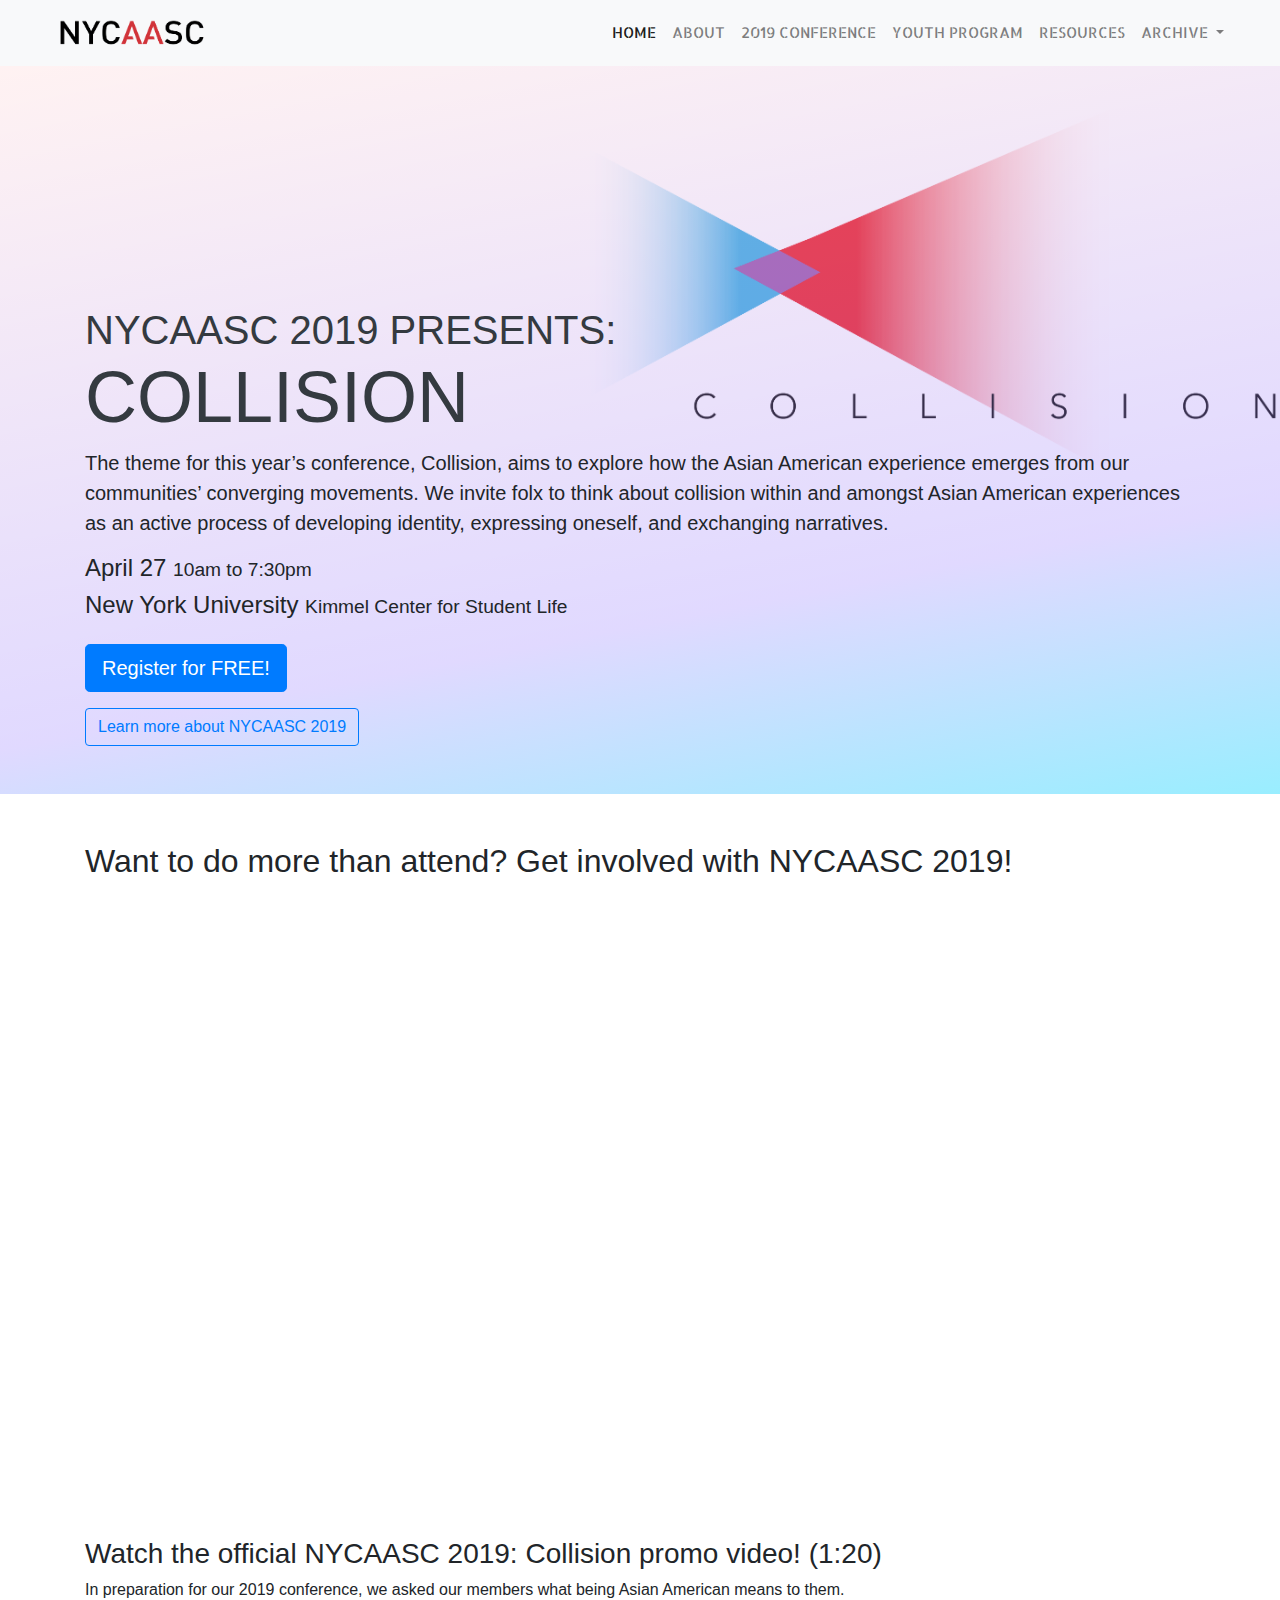
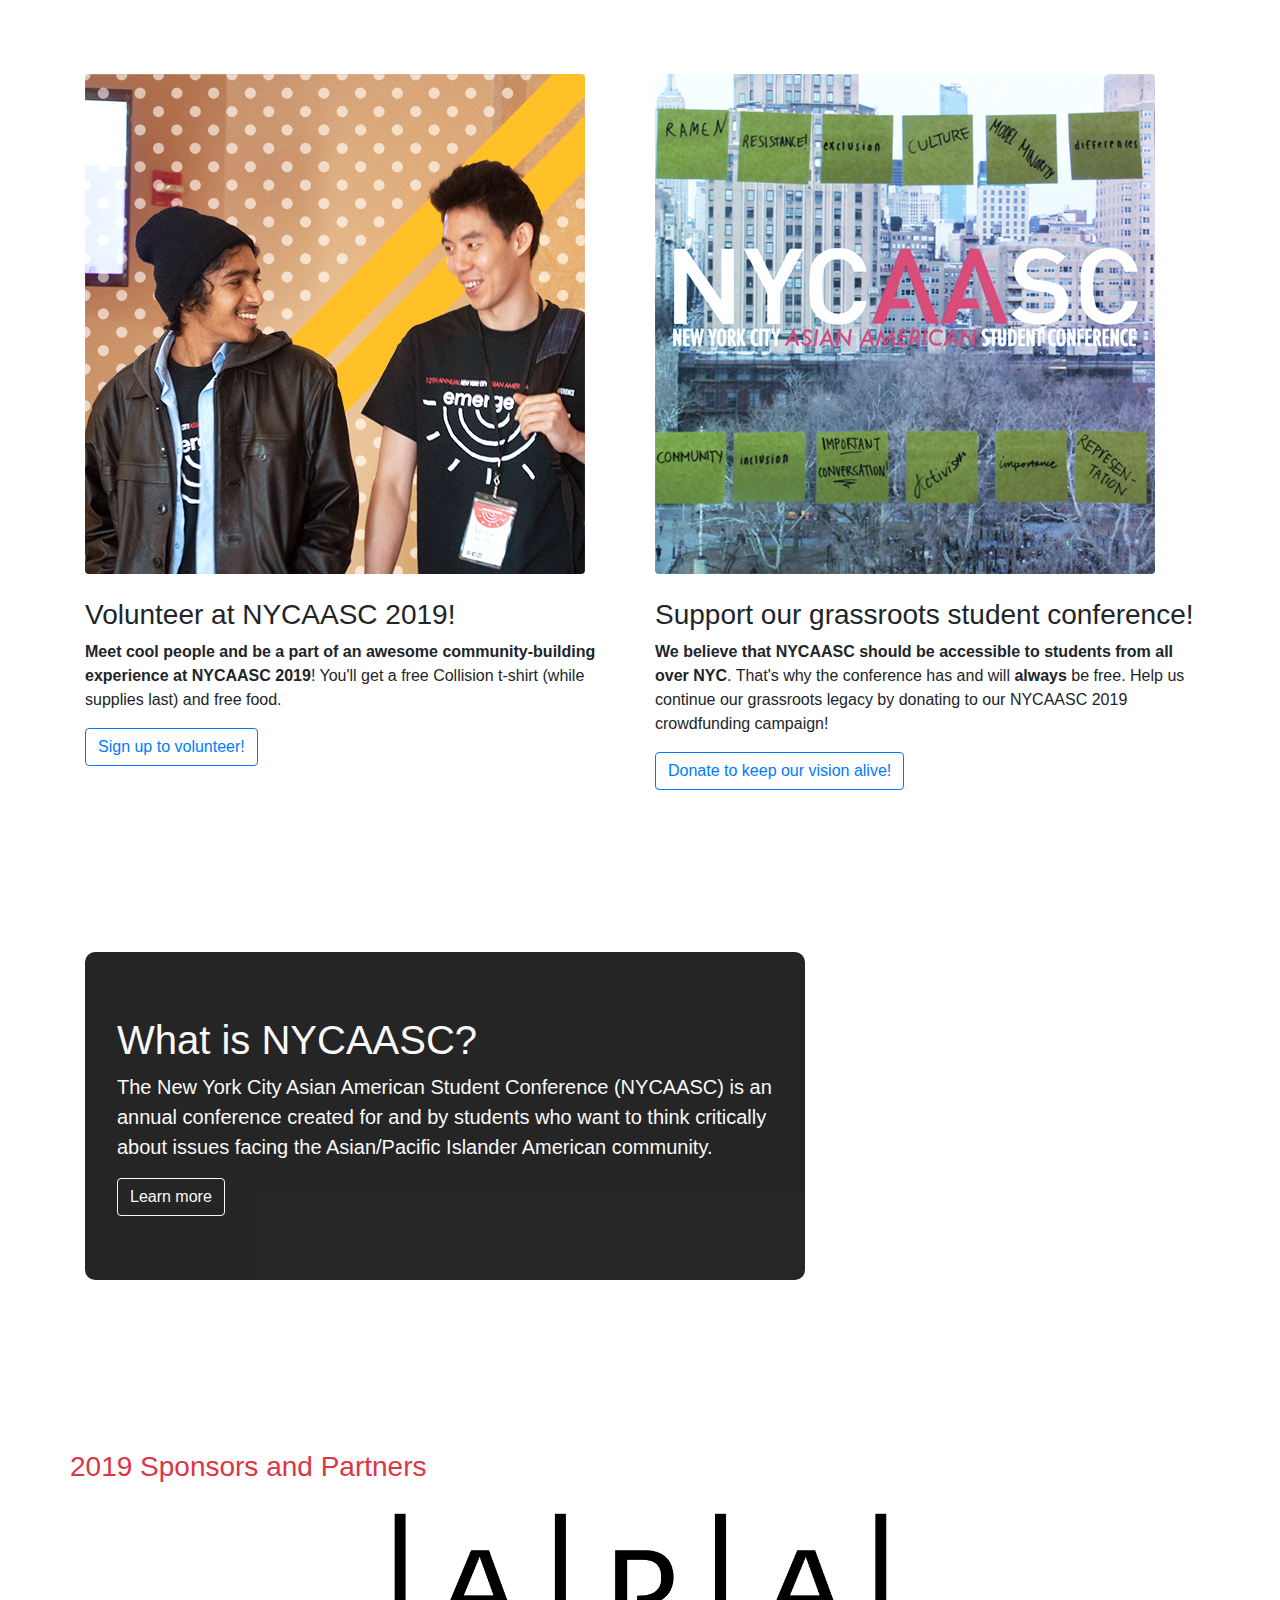
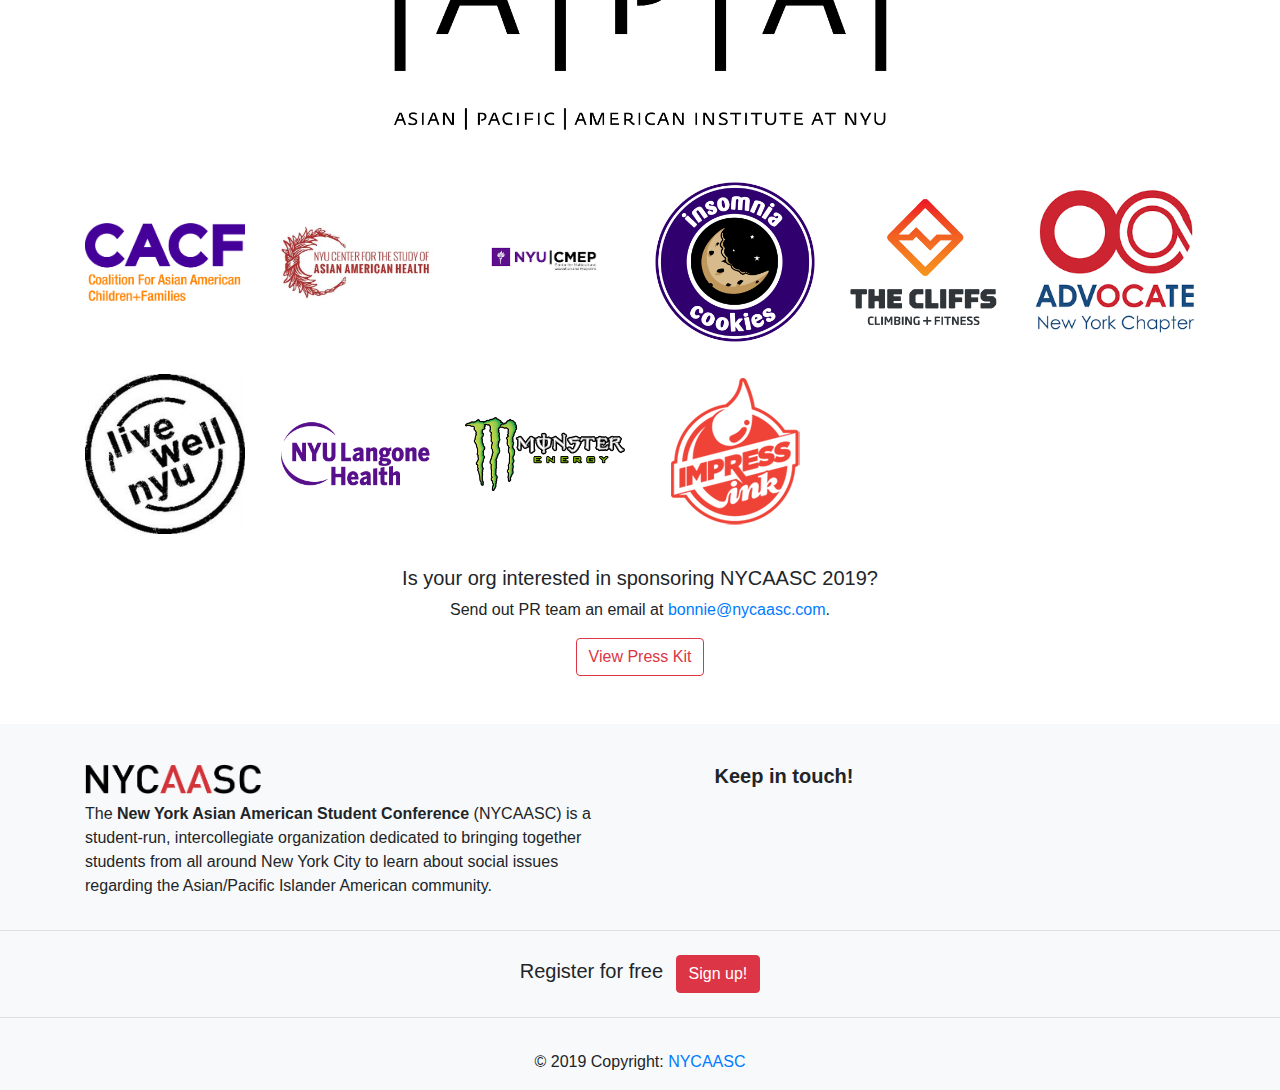
<file: archives/2019 site/index.html>
<!doctype html>
<html lang="en">
  <head>
    <!-- Required meta tags -->
    <meta charset="utf-8">
    <meta name="viewport" content="width=device-width, initial-scale=1, shrink-to-fit=no">

    <!-- Bootstrap CSS -->
    <link rel="stylesheet" href="https://stackpath.bootstrapcdn.com/bootstrap/4.3.1/css/bootstrap.min.css" integrity="sha384-ggOyR0iXCbMQv3Xipma34MD+dH/1fQ784/j6cY/iJTQUOhcWr7x9JvoRxT2MZw1T" crossorigin="anonymous">

    <!-- Custom CSS -->
    <link rel="stylesheet" type="text/css" href="assets/css/styles.css">

    <!-- Font Awesome Icons and Animation-->
    <link rel="stylesheet" href="https://use.fontawesome.com/releases/v5.7.2/css/all.css" integrity="sha384-fnmOCqbTlWIlj8LyTjo7mOUStjsKC4pOpQbqyi7RrhN7udi9RwhKkMHpvLbHG9Sr" crossorigin="anonymous">
    <link rel="stylesheet" href="assets/css/font-awesome-animation.min.css">

    <!-- Favicon -->
    <link rel="shortcut icon" href="/favicon.ico" type="image/x-icon">
    <link rel="icon" href="favicon.ico" type="image/x-icon">

    <!-- Fonts -->
    <link href="https://fonts.googleapis.com/css?family=Allerta+Stencil" rel="stylesheet">

    <!-- Global site tag (gtag.js) - Google Analytics -->
    <script async src="https://www.googletagmanager.com/gtag/js?id=UA-68409586-1"></script>
    <script>
      window.dataLayer = window.dataLayer || [];
      function gtag(){dataLayer.push(arguments);}
      gtag('js', new Date());

      gtag('config', 'UA-68409586-1');
    </script>

    <title>NYCAASC | Home</title>
    <meta name="description" content="Join us for the 13th New York City Asian American Student Conference 2019: COLLISION at NYU's Kimmel Center on Saturday, April 27."
  </head>
  <body>
    <nav class="navbar navbar-expand-lg navbar-light bg-light px-5">
      <a class="narbar-brand " href="index.html">
        <img src="assets/img/logos/logoOnly.png" height="50px" class="d-inline-block align-top">
      </a>
      <button class="navbar-toggler" type="button" data-toggle="collapse" data-target="#navbar-nycaasc" aria-controls="navbarSupportedContent" aria-expanded="false" aria-label="Toggle navigation">
        <span class="navbar-toggler-icon"></span>
      </button>

      <div class="collapse navbar-collapse" id="navbar-nycaasc">
        <ul class="navbar-nav ml-auto">
          <li class="nav-item active">
            <a class="nav-link" href="index.html">Home</a>
          </li>
          <li class="nav-item">
            <a class="nav-link" href="about.html">About</a>
          </li>
          <li class="nav-item">
            <a class="nav-link" href="conference.html">2019 Conference</a>
          </li>
          <li class="nav-item">
            <a class="nav-link" href="hsl.html">Youth Program</a>
          </li>
          <li class="nav-item">
            <a class="nav-link" href="resources.html">Resources</a>
          </li>
          <li class="nav-item dropdown">
            <a class="nav-link dropdown-toggle" href="#" id="navbarDropdown" role="button" data-toggle="dropdown" aria-haspopup="true" aria-expanded="false">
              Archive
            </a>
            <div class="dropdown-menu" aria-labelledby="navbarDropdown">
              <a class="dropdown-item" href="2018 site/index.html">2018</a>
              <!--<a class="dropdown-item" href="#">2017</a>-->
            </div>
          </li>
        </ul>
      </div>
    </nav>

    <header id="con2019">
        <img src="assets/img/logos/collisionTrans.png" class="mw-100" style="position: absolute; right: 0; top: 10%; z-index: -1;">
        <div id="heading-spacer"></div>
        <div class="container mb-5 py-5" style="z-index: 1">
          <h1 class="text-uppercase text-dark">NYCAASC 2019 Presents:<br><span class="display-3 text-black">COLLISION</span></h1>
          <p class="lead">
            The theme for this year’s conference, Collision, aims to explore how the Asian American experience emerges from our communities’ converging movements. We invite folx to think about collision within and amongst Asian American experiences as an active process of developing identity, expressing oneself, and exchanging narratives.
          </p>
          <h4>April 27 <small>10am to 7:30pm</small></h4>
          <h4>New York University <small>Kimmel Center for Student Life</small></h4>
          <a class="btn btn-primary btn-lg my-3" href="https://goo.gl/forms/pBiHPpjtt1hw0WeA2" role="button" target="_blank">Register for FREE!</a>
          <br>
          <a class="btn btn-outline-primary" href="conference.html" role="button">Learn more about NYCAASC 2019</a>
        </div>
      </header>

    <section id="promo">
      <div class="container mb-5">
        <h2>Want to do more than attend? Get involved with NYCAASC 2019!</h2>
        <div class="embed-responsive embed-responsive-16by9 mb-4">
            <iframe class="embed-responsive-item" src="https://www.youtube.com/embed/uKCSfZIzfR4" frameborder="0" allow="accelerometer; autoplay; encrypted-media; gyroscope; picture-in-picture" allowfullscreen=""></iframe>
        </div>
        <h3>Watch the official NYCAASC 2019: Collision promo video! (1:20)</h3>
        <p>In preparation for our 2019 conference, we asked our members what being Asian American means to them.</p>
      </div>
    </section>

    <section id="abtNYCAASC">
        <div class="container mb-5">
          <div class="row">
            <div class="col-md-6 my-4 half-section">
              <img src="assets/img/volunteers.png" class="rounded mw-100 mb-4" alt="NYCAASC 2018 volunteers">
              <h3>Volunteer at NYCAASC 2019!</h3>
              <p><strong>Meet cool people and be a part of an awesome community-building experience at NYCAASC 2019</strong>! You'll get a free Collision t-shirt (while supplies last) and free food.</p>
              <a class="btn btn-outline-primary" href="https://bit.ly/NYCAASC2019volunteer" role="button" target="_blank">Sign up to volunteer!</a>
            </div>
            <div class="col-md-6 my-4">
              <img src="assets/img/risingviolets.png" class="rounded mw-100 mb-4" alt="Rising Violets NYCAASC 2019">
              <h3>Support our grassroots student conference!</h3>
              <p><strong>We believe that NYCAASC should be accessible to students from all over NYC</strong>. That's why the conference has and will <strong>always</strong> be free. Help us continue our grassroots legacy by donating to our NYCAASC 2019 crowdfunding campaign!</p>
              <a class="btn btn-outline-primary" href="https://risingviolets.nyu.edu/project/15480" role="button">Donate to keep our vision alive!</a>
            </div>
          </div>
        </div>
      </section>

    <div id="emergenceGroup">
      <div id="about-header-image" class="container fixed-bg d-flex align-items-center mb-5">
        <div class="jumbotron transluscent-bg text-light align-left">
            <h1>What is NYCAASC?</h1>
            <p class="lead">The <strong>New York City Asian American Student Conference (NYCAASC)</strong> is an annual conference created for and by students who want to think critically about issues facing the Asian/Pacific Islander American community.</p>
            <a class="btn btn-outline-light" href="about.html" title="About NYCAASC">Learn more</a>
        </div>
      </div>
    </div>

    <section id="sponsors">
      <div class="container mb-5">
        <div class="row">
          <h3 class="text-danger">2019 Sponsors and Partners</h3>
        </div>
        <div class="row">
          <div class="col-3"></div>
          <div class="col-6 p-6 text-center">
            <a href="http://apa.nyu.edu/" target="_blank">
              <img class="sponsor bg-white mw-100" src="assets/img/sponsors/apa.jpg">
            </a>
          </div>
          <div class="col-3"></div>
        </div>
        <div class="row">
          <div class="col-4  col-lg-2 my-auto text-center">
            <a href="http://cacf.org/" target="_blank">
              <img class="sponsor bg-white" src="assets/img/sponsors/cacf.png">
            </a>
          </div>
          <div class="col-4 col-lg-2 my-auto text-center">
            <a href="https://med.nyu.edu/asian-health/frontpage" target="_blank">
              <img class="sponsor bg-white" src="assets/img/sponsors/langone.jpg">
            </a>
          </div>
          <div class="col-4 col-lg-2 my-auto text-center">
            <a href="https://www.nyu.edu/students/communities-and-groups/student-diversity/multicultural-education-and-programs.html" target="_blank">
              <img class="sponsor bg-white" src="assets/img/sponsors/cmep.png">
            </a>
          </div>
          <div class="col-4 col-lg-2 my-auto text-center">
            <a href="https://insomniacookies.com/" target="_blank">
              <img class="sponsor bg-white" src="assets/img/sponsors/insomnia.png">
            </a>
          </div>
          <div class="col-4 col-lg-2 my-auto text-center">
            <a href="https://lic.thecliffsclimbing.com/" target="_blank">
              <img class="sponsor bg-white" src="assets/img/sponsors/cliffs.png">
            </a>
          </div>
          <div class="col-4 col-lg-2 my-auto text-center">
            <a href="http://www.oca-ny.org/" target="_blank">
              <img class="sponsor bg-white" src="assets/img/sponsors/advocate.png">
            </a>
          </div>
          <div class="col-4 col-lg-2 my-auto text-center">
            <a href="https://www.nyu.edu/life/safety-health-wellness/live-well-nyu.html" target="_blank">
              <img class="sponsor bg-white" src="assets/img/sponsors/livewell.png">
            </a>
          </div>
          <div class="col-4 col-lg-2 my-auto text-center">
            <a href="https://nyulangone.org/" target="_blank">
              <img class="sponsor bg-white" src="assets/img/sponsors/langone.png">
            </a>
          </div>
          <div class="col-4 col-lg-2 my-auto text-center">
            <a href="https://www.monsterenergy.com/" target="_blank">
              <img class="sponsor bg-white" src="assets/img/sponsors/monster.png">
            </a>
          </div>
          <div class="col-4 col-lg-2 my-auto text-center">
            <a href="https://www.impressink.com/" target="_blank">
              <img class="sponsor bg-white" src="assets/img/sponsors/impressink.png">
            </a>
          </div>
        </div>
        <div class="row text-center mb-4">
          <div class="col">
            <h5>Is your org interested in sponsoring NYCAASC 2019?</h5>
            <p>Send out PR team an email at <a href="mailto:bonnie@nycaasc.com">bonnie@nycaasc.com</a>.</p>
            <a href="assets/NYCAASCpressRelease.pdf" target="_blank" class="btn btn-outline-danger">View Press Kit</a>
          </div>
        </div>
      </div>
    </section>

    <!-- Footer -->
    <footer class=" pt-4 bg-light">
        <div class="container text-center text-md-left">
          <div class="row">
            <div class="col-md-6 mr-4">
              <img src="assets/img/logos/logoOnlyCropped.png" style="height:30px;" class=" mt-3 mb-2">
              <p>
                The <b>New York Asian American Student Conference</b> (NYCAASC) is a student-run, intercollegiate organization dedicated to bringing together students from all around New York City to learn about social issues regarding the Asian/Pacific Islander American community.
              </p>
            </div>
            <div class="col-md-5 mx-auto">
              <h5 class="font-weight-bold mt-3 mb-4">Keep in touch!</h5>
                <a class="" href="https://www.facebook.com/nycaasc" target="_blank">
                  <i class="fab fa-facebook-f faa-wrench animated-hover"> </i>
                </a>
                <a class="" href="https://twitter.com/nycaasc" target="_blank">
                  <i class="fab fa-twitter faa-wrench animated-hover"> </i>
                </a>
                <a class="" href="https://www.instagram.com/nycaasc/" target="_blank">
                  <i class="fab fa-instagram faa-wrench animated-hover"> </i>
                </a>
                <a class="" href="mailto:info@nycaasc.com" target="_blank">
                  <i class="fas fa-envelope faa-wrench animated-hover"> </i>
                </a>
            </div>
          </div>
        </div>
        <!-- Footer Links -->

        <hr>

        <!-- Call to action -->
        <ul class="list-unstyled list-inline text-center py-2">
          <li class="list-inline-item">
            <h5 class="mb-1">Register for free</h5>
          </li>
          <li class="list-inline-item">
            <a href="https://goo.gl/forms/pBiHPpjtt1hw0WeA2" class="btn btn-danger btn-rounded" target="_blank">Sign up!</a>
          </li>
        </ul>
        <!-- Call to action -->

        <hr>

        <div class="footer-copyright text-center py-3">© 2019 Copyright:
          <a href="nycaasc.com">NYCAASC</a>
        </div>

    </footer>
    <!-- Footer -->

    <!-- Optional JavaScript -->
    <!-- jQuery first, then Popper.js, then Bootstrap JS -->
    <script src="https://code.jquery.com/jquery-3.3.1.slim.min.js" integrity="sha384-q8i/X+965DzO0rT7abK41JStQIAqVgRVzpbzo5smXKp4YfRvH+8abtTE1Pi6jizo" crossorigin="anonymous"></script>
    <script src="https://cdnjs.cloudflare.com/ajax/libs/popper.js/1.14.7/umd/popper.min.js" integrity="sha384-UO2eT0CpHqdSJQ6hJty5KVphtPhzWj9WO1clHTMGa3JDZwrnQq4sF86dIHNDz0W1" crossorigin="anonymous"></script>
    <script src="https://stackpath.bootstrapcdn.com/bootstrap/4.3.1/js/bootstrap.min.js" integrity="sha384-JjSmVgyd0p3pXB1rRibZUAYoIIy6OrQ6VrjIEaFf/nJGzIxFDsf4x0xIM+B07jRM" crossorigin="anonymous"></script>
  </body>
</html>
</file>
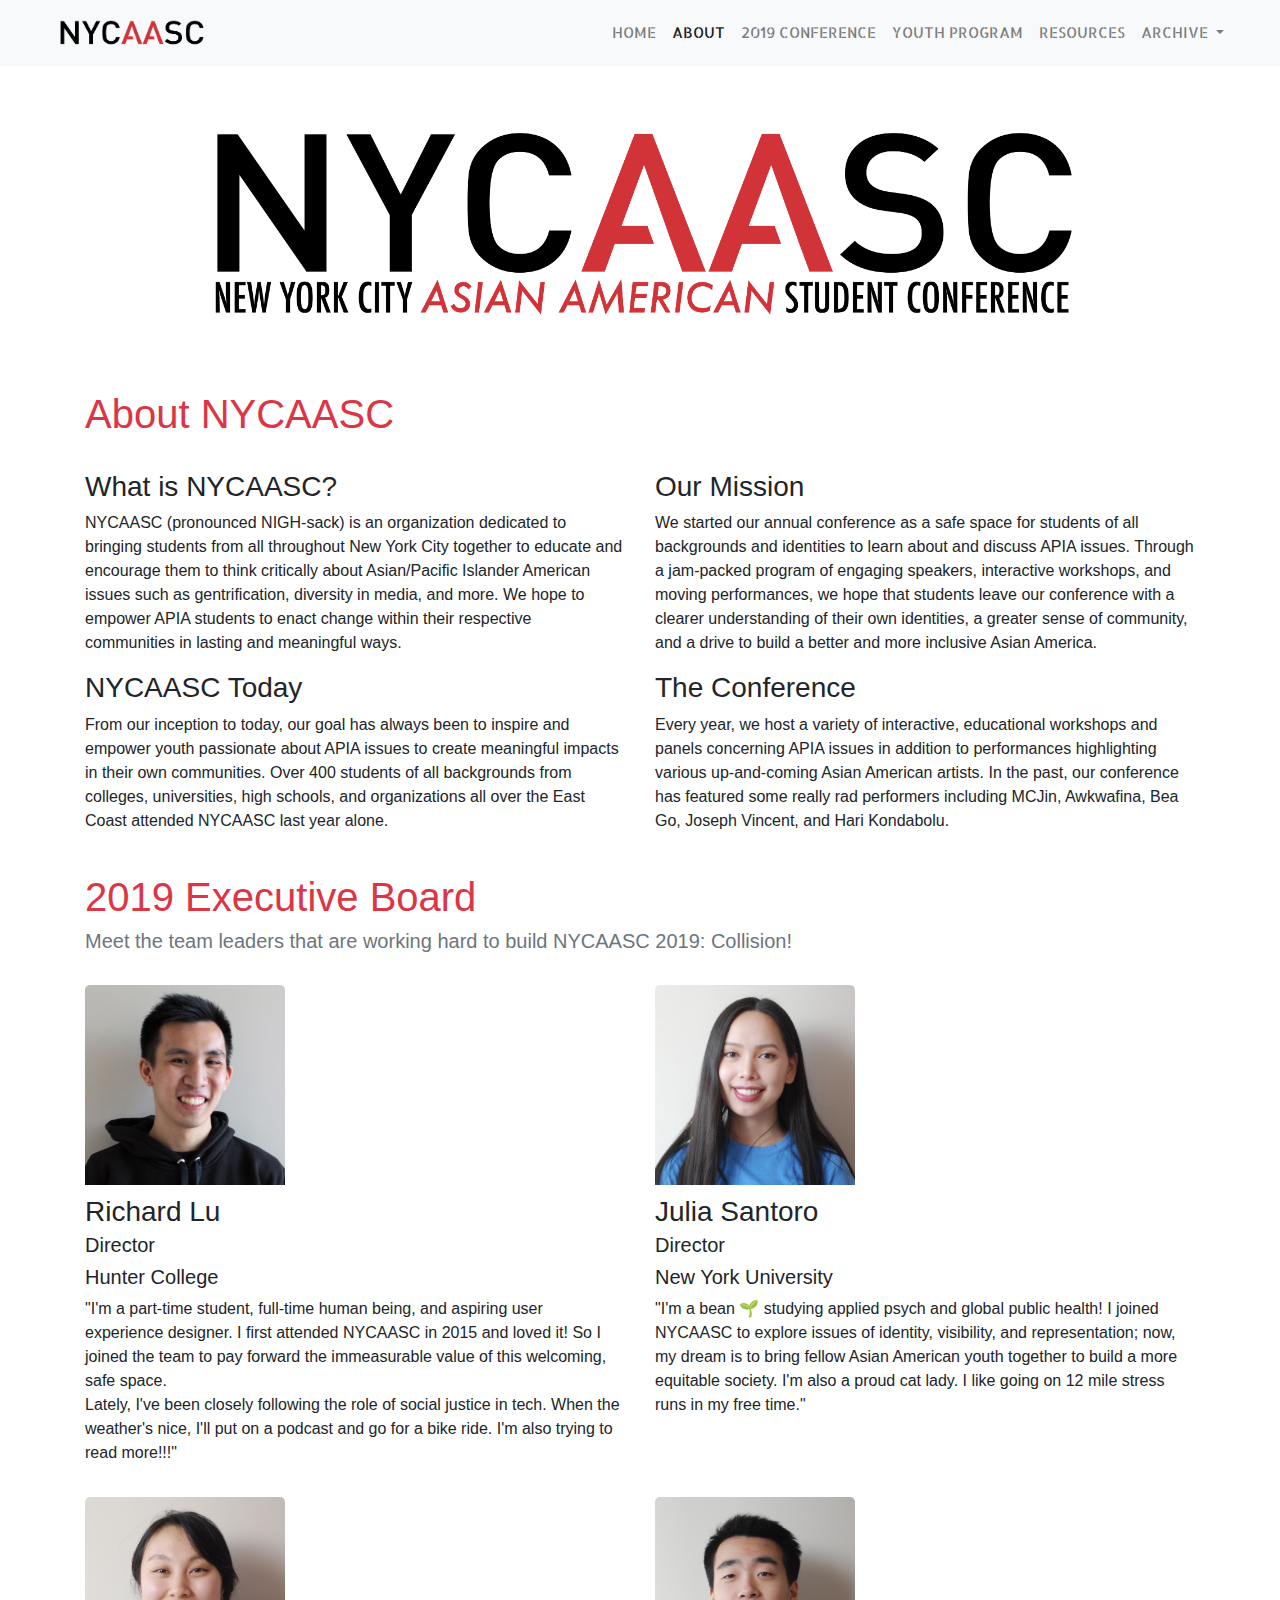
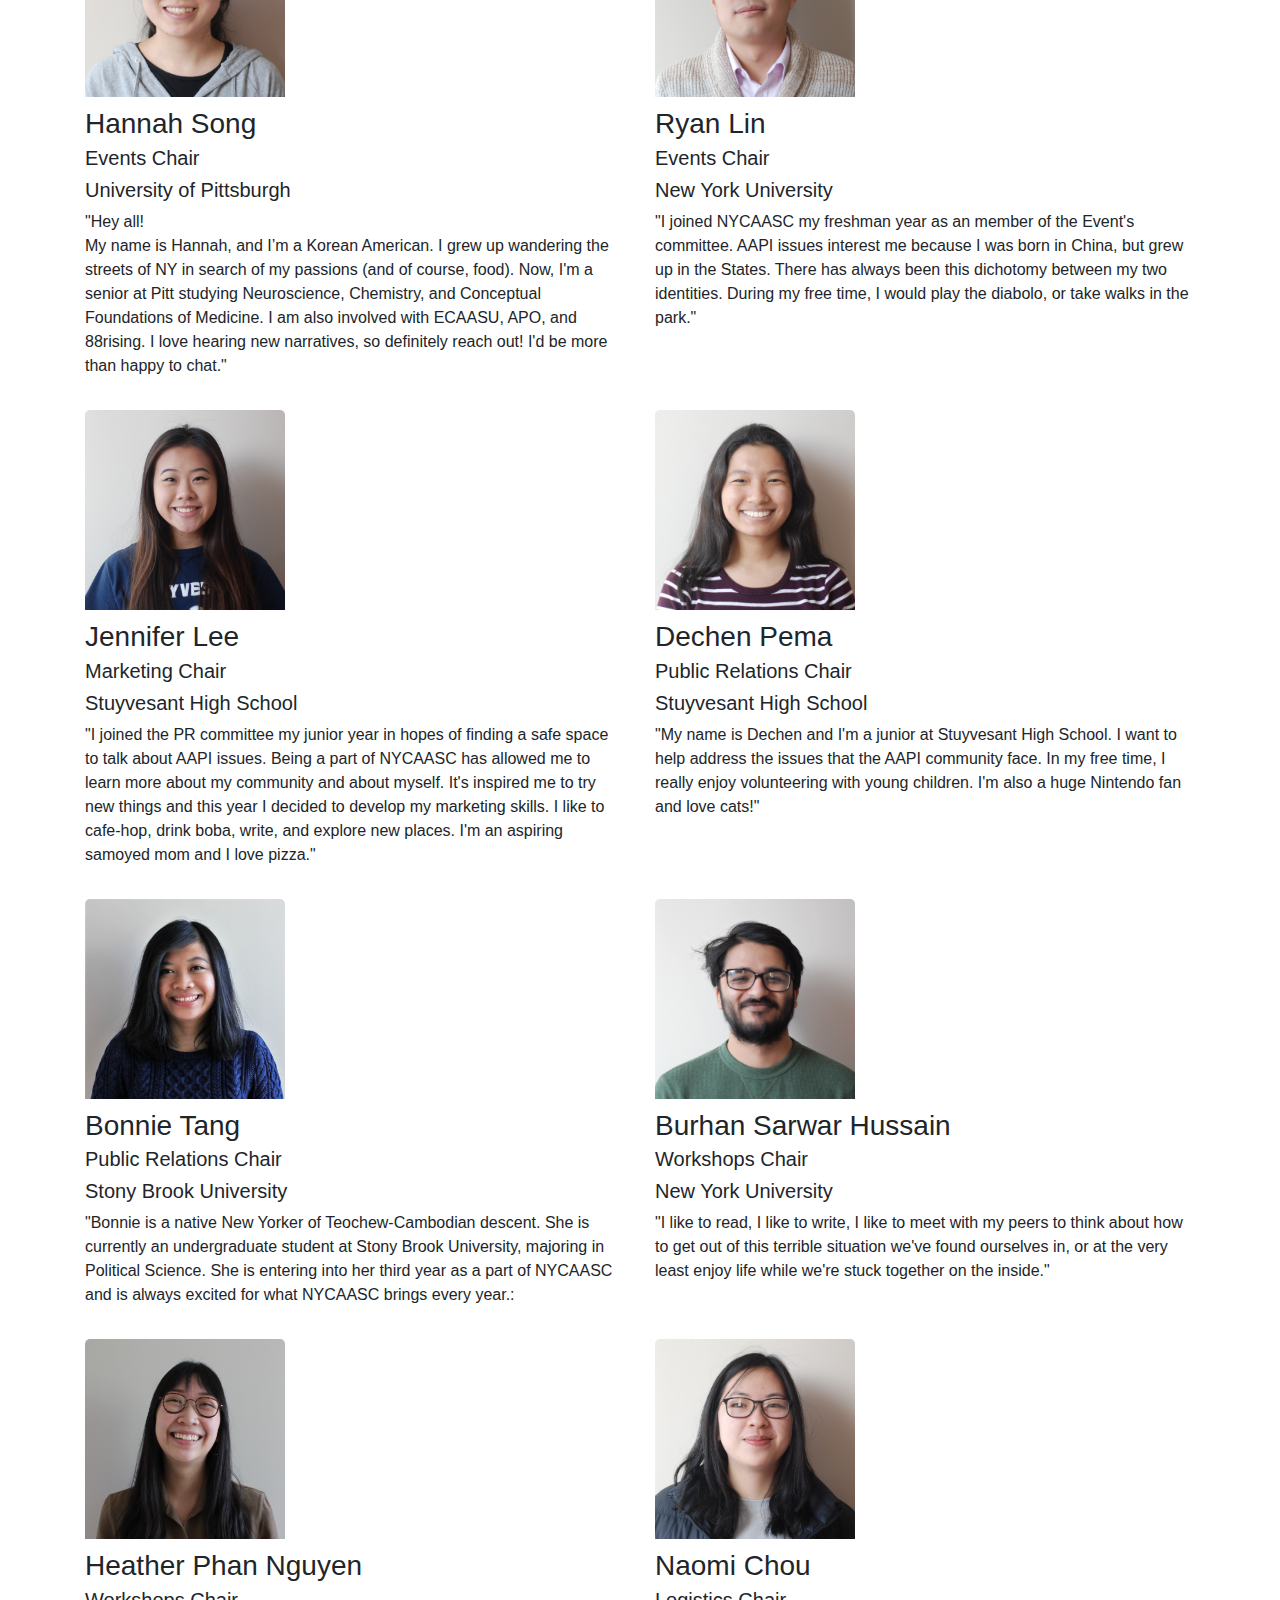
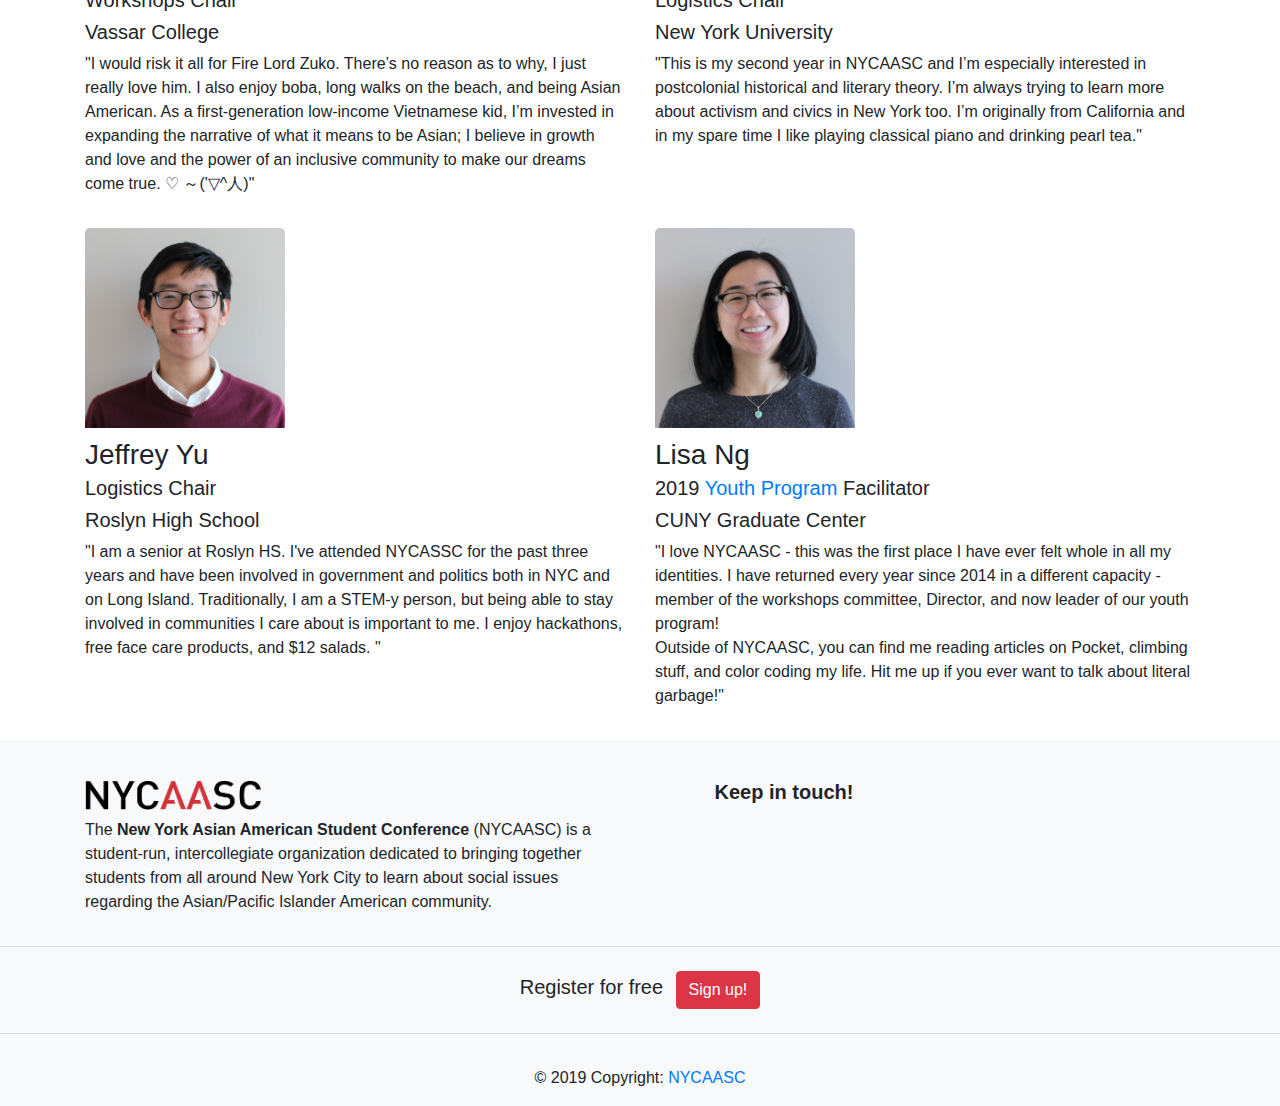
<file: archives/2019 site/about.html>
<!doctype html>
<html lang="en">
  <head>
    <!-- Required meta tags -->
    <meta charset="utf-8">
    <meta name="viewport" content="width=device-width, initial-scale=1, shrink-to-fit=no">

    <!-- Bootstrap CSS -->
    <link rel="stylesheet" href="https://stackpath.bootstrapcdn.com/bootstrap/4.3.1/css/bootstrap.min.css" integrity="sha384-ggOyR0iXCbMQv3Xipma34MD+dH/1fQ784/j6cY/iJTQUOhcWr7x9JvoRxT2MZw1T" crossorigin="anonymous">

    <!-- Custom CSS -->
    <link rel="stylesheet" type="text/css" href="assets/css/styles.css">

    <!-- Font Awesome Icons and Animation-->
    <link rel="stylesheet" href="https://use.fontawesome.com/releases/v5.7.2/css/all.css" integrity="sha384-fnmOCqbTlWIlj8LyTjo7mOUStjsKC4pOpQbqyi7RrhN7udi9RwhKkMHpvLbHG9Sr" crossorigin="anonymous">
    <link rel="stylesheet" href="assets/css/font-awesome-animation.min.css">

    <!-- Favicon -->
    <link rel="shortcut icon" href="/favicon.ico" type="image/x-icon">
    <link rel="icon" href="favicon.ico" type="image/x-icon">

    <!-- Fonts -->
    <link href="https://fonts.googleapis.com/css?family=Allerta+Stencil" rel="stylesheet">

    <!-- Global site tag (gtag.js) - Google Analytics -->
    <script async src="https://www.googletagmanager.com/gtag/js?id=UA-68409586-1"></script>
    <script>
      window.dataLayer = window.dataLayer || [];
      function gtag(){dataLayer.push(arguments);}
      gtag('js', new Date());

      gtag('config', 'UA-68409586-1');
    </script>

    <title>NYCAASC | About</title>
  </head>
  <body>
    <nav class="navbar navbar-expand-lg navbar-light bg-light px-5">
      <a class="narbar-brand " href="index.html">
        <img src="assets/img/logos/logoOnly.png" height="50px" class="d-inline-block align-top">
      </a>
      <button class="navbar-toggler" type="button" data-toggle="collapse" data-target="#navbar-nycaasc" aria-controls="navbarSupportedContent" aria-expanded="false" aria-label="Toggle navigation">
        <span class="navbar-toggler-icon"></span>
      </button>

      <div class="collapse navbar-collapse" id="navbar-nycaasc">
        <ul class="navbar-nav ml-auto">
          <li class="nav-item">
            <a class="nav-link" href="index.html">Home</a>
          </li>
          <li class="nav-item active">
            <a class="nav-link" href="about.html">About</a>
          </li>
          <li class="nav-item">
            <a class="nav-link" href="conference.html">2019 Conference</a>
          </li>
          <li class="nav-item">
            <a class="nav-link" href="hsl.html">Youth Program</a>
          </li>
          <li class="nav-item">
            <a class="nav-link" href="resources.html">Resources</a>
          </li>
          <li class="nav-item dropdown">
            <a class="nav-link dropdown-toggle" href="#" id="navbarDropdown" role="button" data-toggle="dropdown" aria-haspopup="true" aria-expanded="false">
              Archive
            </a>
            <div class="dropdown-menu" aria-labelledby="navbarDropdown">
              <a class="dropdown-item" href="2018 site/index.html">2018</a>
              <!--<a class="dropdown-item" href="#">2017</a>-->
            </div>
          </li>
        </ul>
      </div>
    </nav>

    <header id="aboutLOGO"
      <div class="container text-center">
        <img src="assets/img/logos/logoName.png" style="width:90%;">
      </div>
    </header>

    <section id="abtNYCAASC">
      <div class="container mb-4">
        <div class="row">
            <div class="col-12 my-4 text-danger">
                <h1>About NYCAASC</h1>
            </div>
            <div class="col-sm-12 col-lg-6">
                <h3>What is NYCAASC?</h3>
                <p>
                  NYCAASC (pronounced NIGH-sack) is an organization dedicated to bringing students from all throughout New York City together to educate and encourage them to think critically about Asian/Pacific Islander American issues such as gentrification, diversity in media, and more. We hope to empower APIA students to enact change within their respective communities in lasting and meaningful ways.
                </p>
            </div>
            <div class="col-sm-12 col-lg-6">
                <h3>Our Mission</h3>
                <p>
                    We started our annual conference as a safe space for students of all backgrounds and identities to learn about and discuss APIA issues. Through a jam-packed program of engaging speakers, interactive workshops, and moving performances, we hope that students leave our conference with a clearer understanding of their own identities, a greater sense of community, and a drive to build a better and more inclusive Asian America.
                </p>
            </div>
            <div class="col-sm-12 col-lg-6">
                <h3>NYCAASC Today</h3>
                <p>
                    From our inception to today, our goal has always been to inspire and empower youth passionate about APIA issues to create meaningful impacts in their own communities. Over 400 students of all backgrounds from colleges, universities, high schools, and organizations all over the East Coast attended NYCAASC last year alone.
                </p>
            </div>
            <div class="col-sm-12 col-lg-6">
                <h3>The Conference</h3>
                <p>
                    Every year, we host a variety of interactive, educational workshops and panels concerning APIA issues in addition to performances highlighting various up-and-coming Asian American artists. In the past, our conference has featured some really rad performers including MCJin, Awkwafina, Bea Go, Joseph Vincent, and Hari Kondabolu.
                </p>
            </div>
        </div>
      </div>
    </section>

    <section id="eboard">
      <div class="container">
        <div class="row">
          <div class="col-12 mb-4">
            <h1 class="text-danger">2019 Executive Board</h1>
            <h4 class="text-muted">Meet the team leaders that are working hard to build NYCAASC 2019: Collision!</h4>
          </div>
          <div class="col-sm-12 col-md-6 col-lg-6 mb-3">
            <img src="assets/img/e-board/Richard.jpg">
            <h3>Richard Lu</h3>
            <h4>Director</h4>
            <h5>Hunter College</h5>
            <p>
              "I'm a part-time student, full-time human being, and aspiring user experience designer. I first attended NYCAASC in 2015 and loved it! So I joined the team to pay forward the immeasurable value of this welcoming, safe space.
              <br>
              Lately, I've been closely following the role of social justice in tech. When the weather's nice, I'll put on a podcast and go for a bike ride. I'm also trying to read more!!!"
            </p>
          </div>

           <div class="col-sm-12 col-md-6 col-lg-6 mb-3">
            <img src="assets/img/e-board/Julia.jpg">
            <h3>Julia Santoro</h3>
            <h4>Director</h4>
            <h5>New York University</h5>
            <p>
              "I'm a bean 🌱 studying applied psych and global public health! I joined NYCAASC to explore issues of identity, visibility, and representation; now, my dream is to bring fellow Asian American youth together to build a more equitable society. I'm also a proud cat lady. I like going on 12 mile stress runs in my free time."
            </p>
          </div>

           <div class="col-sm-12 col-md-6 col-lg-6 mb-3">
            <img src="assets/img/e-board/Hannah.jpg">
            <h3>Hannah Song</h3>
            <h4>Events Chair</h4>
            <h5>University of Pittsburgh</h5>
            <p>
              "Hey all!
              <br>
              My name is Hannah, and I’m a Korean American. I grew up wandering the streets of NY in search of my passions (and of course, food). Now, I'm a senior at Pitt studying Neuroscience, Chemistry, and Conceptual Foundations of Medicine. I am also involved with ECAASU, APO, and 88rising. I love hearing new narratives, so definitely reach out! I'd be more than happy to chat."
            </p>
          </div>

           <div class="col-sm-12 col-md-6 col-lg-6 mb-3">
            <img src="assets/img/e-board/Ryan.jpg">
            <h3>Ryan Lin</h3>
            <h4>Events Chair</h4>
            <h5>New York University</h5>
            <p>
              "I joined NYCAASC my freshman year as an member of the Event's committee. AAPI issues interest me because I was born in China, but grew up in the States. There has always been this dichotomy between my two identities. During my free time, I would play the diabolo, or take walks in the park."
            </p>
          </div>

           <div class="col-sm-12 col-md-6 col-lg-6 mb-3">
            <img src="assets/img/e-board/Jennifer.jpg">
            <h3>Jennifer Lee</h3>
            <h4>Marketing Chair</h4>
            <h5>Stuyvesant High School</h5>
            <p>
              "I joined the PR committee my junior year in hopes of finding a safe space to talk about AAPI issues. Being a part of NYCAASC has allowed me to learn more about my community and about myself. It's inspired me to try new things and this year I decided to develop my marketing skills. I like to cafe-hop, drink boba, write, and explore new places. I'm an aspiring samoyed mom and I love pizza."
            </p>
          </div>
          <!--
           <div class="col-sm-12 col-md-6 col-lg-6 mb-3">
            <img src="assets/img/e-board/Tina.jpg">
            <h3>Tina Zhang</h3>
            <h4>Marketing Chair</h4>
            <h5>Hunter College</h5>
            <p>
              "I am a 1.5 gen Asian American attending Hunter College. I have a younger sibling and we enjoy eating Japanese snacks together. Whenever I witness a sunset, I will take photos of it! I love the nature and ocean. I joined NYCAASC with the hopes of meeting new people and working on shared interests together."
            </p>
          </div>
        -->

           <div class="col-sm-12 col-md-6 col-lg-6 mb-3">
            <img src="assets/img/e-board/Dechen.jpg">
            <h3>Dechen Pema</h3>
            <h4>Public Relations Chair</h4>
            <h5>Stuyvesant High School</h5>
            <p>
              "My name is Dechen and I'm a junior at Stuyvesant High School. I want to help address the issues that the AAPI community face. In my free time, I really enjoy volunteering with young children. I'm also a huge Nintendo fan and love cats!"
            </p>
          </div>

           <div class="col-sm-12 col-md-6 col-lg-6 mb-3">
            <img src="assets/img/e-board/Bonnie.jpg">
            <h3>Bonnie Tang</h3>
            <h4>Public Relations Chair</h4>
            <h5>Stony Brook University</h5>
            <p>
              "Bonnie is a native New Yorker of Teochew-Cambodian descent. She is currently an undergraduate student at Stony Brook University, majoring in Political Science. She is entering into her third year as a part of NYCAASC and is always excited for what NYCAASC brings every year.:
            </p>
          </div>

          <div class="col-sm-12 col-md-6 col-lg-6 mb-3">
            <img src="assets/img/e-board/Burhan.jpg">
            <h3>Burhan Sarwar Hussain</h3>
            <h4>Workshops Chair</h4>
            <h5>New York University</h5>
            <p>
              "I like to read, I like to write, I like to meet with my peers to think about how to get out of this terrible situation we've found ourselves in, or at the very least enjoy life while we're stuck together on the inside."
            </p>
          </div>

          <div class="col-sm-12 col-md-6 col-lg-6 mb-3">
            <img src="assets/img/e-board/Heather.jpg">
            <h3>Heather Phan Nguyen</h3>
            <h4>Workshops Chair</h4>
            <h5>Vassar College</h5>
            <p>
              "I would risk it all for Fire Lord Zuko. There’s no reason as to why, I just really love him. I also enjoy boba, long walks on the beach, and being Asian American. As a first-generation low-income Vietnamese kid, I’m invested in expanding the narrative of what it means to be Asian; I believe in growth and love and the power of an inclusive community to make our dreams come true.  ♡ ～('▽^人)"
            </p>
          </div>

          <div class="col-sm-12 col-md-6 col-lg-6 mb-3">
            <img src="assets/img/e-board/Naomi.jpg">
            <h3>Naomi Chou</h3>
            <h4>Logistics Chair</h4>
            <h5>New York University</h5>
            <p>
              "This is my second year in NYCAASC and I’m especially interested in postcolonial historical and literary theory. I’m always trying to learn more about activism and civics in New York too. I’m originally from California and in my spare time I like playing classical piano and drinking pearl tea."
            </p>
          </div>

          <div class="col-sm-12 col-md-6 col-lg-6 mb-3">
            <img src="assets/img/e-board/Jeffrey.jpg">
            <h3>Jeffrey Yu</h3>
            <h4>Logistics Chair</h4>
            <h5>Roslyn High School</h5>
            <p>
              "I am a senior at Roslyn HS. I've attended NYCASSC for the past three years and have been involved in government and politics both in NYC and on Long Island. Traditionally, I am a STEM-y person, but being able to stay involved in communities I care about is important to me. I enjoy hackathons, free face care products, and $12 salads. "
            </p>
          </div>

          <div class="col-sm-12 col-md-6 col-lg-6 mb-3">
            <img src="assets/img/e-board/Lisa.jpg">
            <h3>Lisa Ng</h3>
            <h4>2019 <a href="hsl.html">Youth Program</a> Facilitator</h4>
            <h5>CUNY Graduate Center</h5>
            <p>
              "I love NYCAASC - this was the first place I have ever felt whole in all my identities. I have returned every year since 2014 in a different capacity - member of the workshops committee, Director, and now leader of our youth program!
              <br>
              Outside of NYCAASC, you can find me reading articles on Pocket, climbing stuff, and color coding my life. Hit me up if you ever want to talk about literal garbage!"
            </p>
          </div>


        </div>
      </div>
    </section>

    <!-- Footer -->
    <footer class=" pt-4 bg-light">
        <div class="container text-center text-md-left">
          <div class="row">
            <div class="col-md-6 mr-4">
              <img src="assets/img/logos/logoOnlyCropped.png" style="height:30px;" class=" mt-3 mb-2">
              <p>
                The <b>New York Asian American Student Conference</b> (NYCAASC) is a student-run, intercollegiate organization dedicated to bringing together students from all around New York City to learn about social issues regarding the Asian/Pacific Islander American community.
              </p>
            </div>
            <div class="col-md-5 mx-auto">
              <h5 class="font-weight-bold mt-3 mb-4">Keep in touch!</h5>
                <a class="" href="https://www.facebook.com/nycaasc" target="_blank">
                  <i class="fab fa-facebook-f faa-wrench animated-hover"> </i>
                </a>
                <a class="" href="https://twitter.com/nycaasc" target="_blank">
                  <i class="fab fa-twitter faa-wrench animated-hover"> </i>
                </a>
                <a class="" href="https://www.instagram.com/nycaasc/" target="_blank">
                  <i class="fab fa-instagram faa-wrench animated-hover"> </i>
                </a>
                <a class="" href="mailto:info@nycaasc.com" target="_blank">
                  <i class="fas fa-envelope faa-wrench animated-hover"> </i>
                </a>
            </div>
          </div>
        </div>
        <!-- Footer Links -->

        <hr>

        <!-- Call to action -->
        <ul class="list-unstyled list-inline text-center py-2">
          <li class="list-inline-item">
            <h5 class="mb-1">Register for free</h5>
          </li>
          <li class="list-inline-item">
            <a href="https://goo.gl/forms/pBiHPpjtt1hw0WeA2" class="btn btn-danger btn-rounded" target="_blank">Sign up!</a>
          </li>
        </ul>
        <!-- Call to action -->

        <hr>

        <div class="footer-copyright text-center py-3">© 2019 Copyright:
          <a href="nycaasc.com">NYCAASC</a>
        </div>

    </footer>
    <!-- Footer -->


    <!-- Optional JavaScript -->
    <!-- jQuery first, then Popper.js, then Bootstrap JS -->
    <script src="https://code.jquery.com/jquery-3.3.1.slim.min.js" integrity="sha384-q8i/X+965DzO0rT7abK41JStQIAqVgRVzpbzo5smXKp4YfRvH+8abtTE1Pi6jizo" crossorigin="anonymous"></script>
    <script src="https://cdnjs.cloudflare.com/ajax/libs/popper.js/1.14.7/umd/popper.min.js" integrity="sha384-UO2eT0CpHqdSJQ6hJty5KVphtPhzWj9WO1clHTMGa3JDZwrnQq4sF86dIHNDz0W1" crossorigin="anonymous"></script>
    <script src="https://stackpath.bootstrapcdn.com/bootstrap/4.3.1/js/bootstrap.min.js" integrity="sha384-JjSmVgyd0p3pXB1rRibZUAYoIIy6OrQ6VrjIEaFf/nJGzIxFDsf4x0xIM+B07jRM" crossorigin="anonymous"></script>
  </body>
</html>
</file>
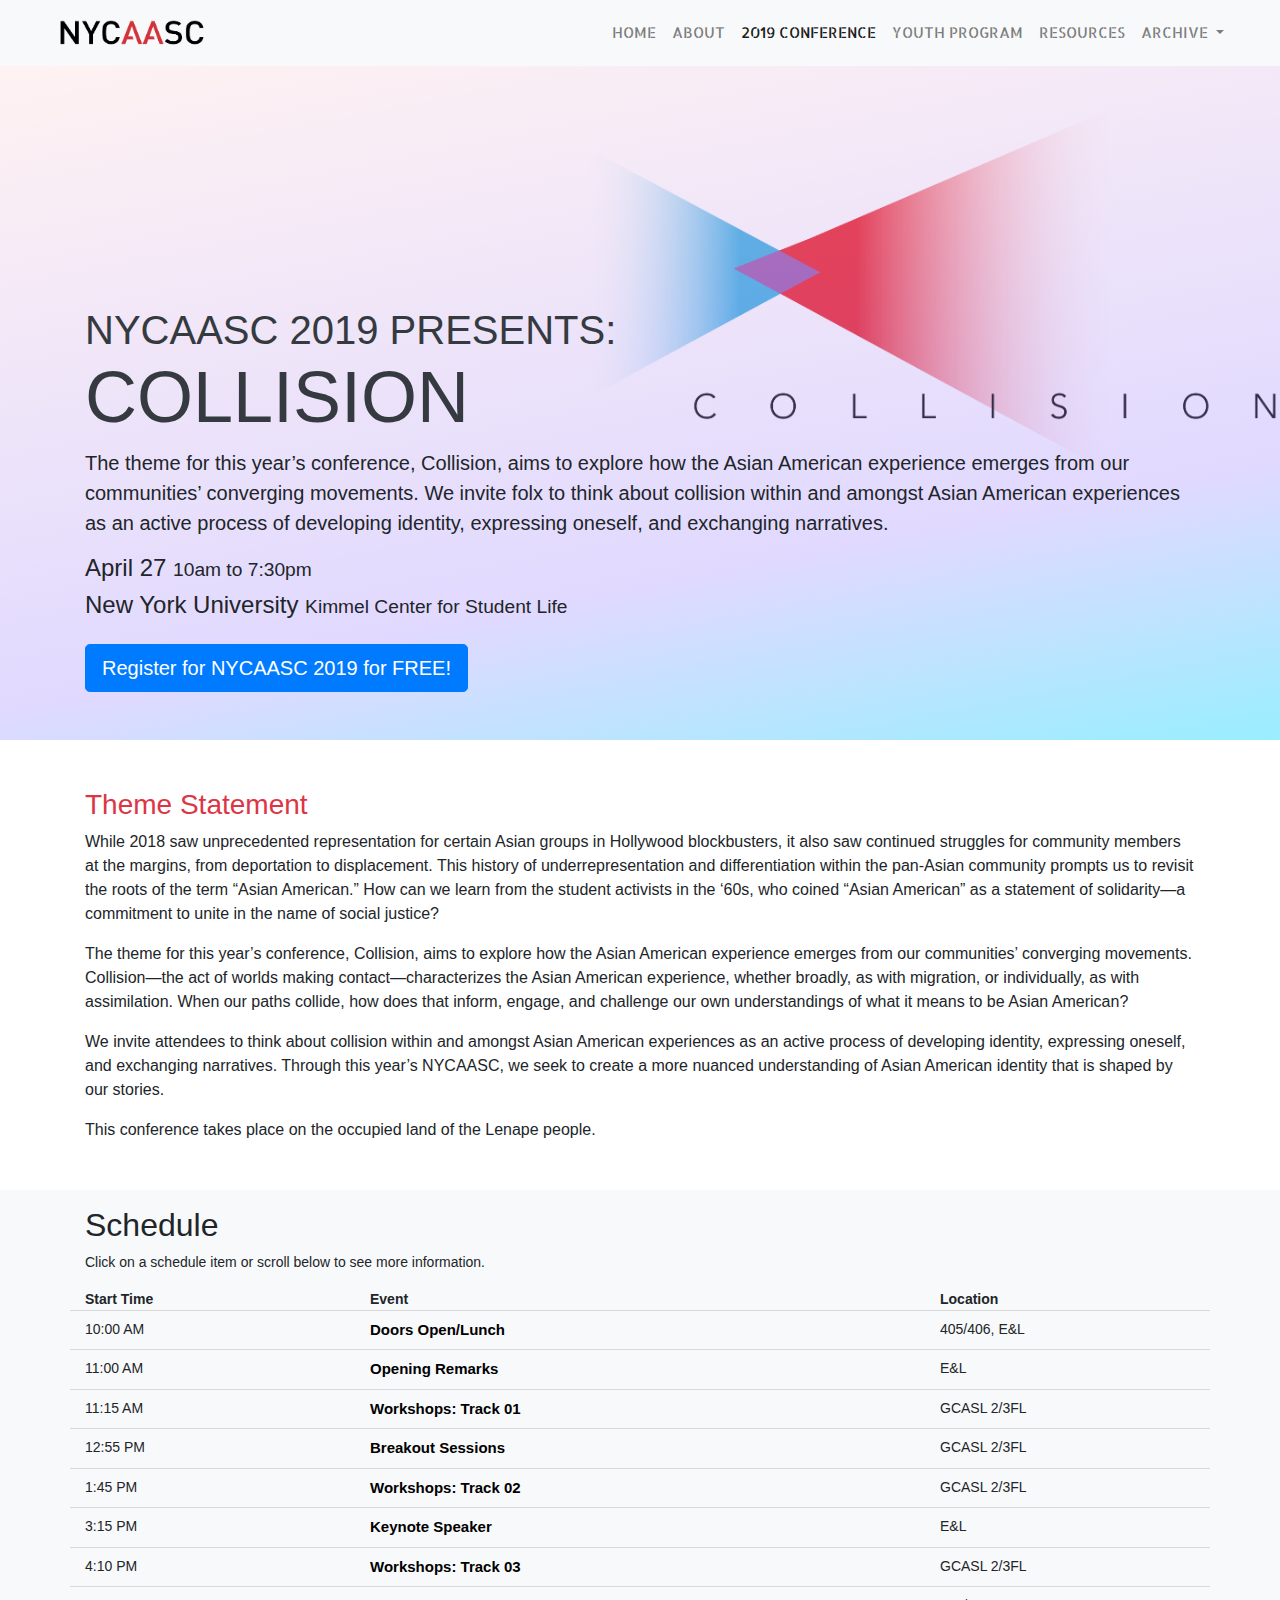
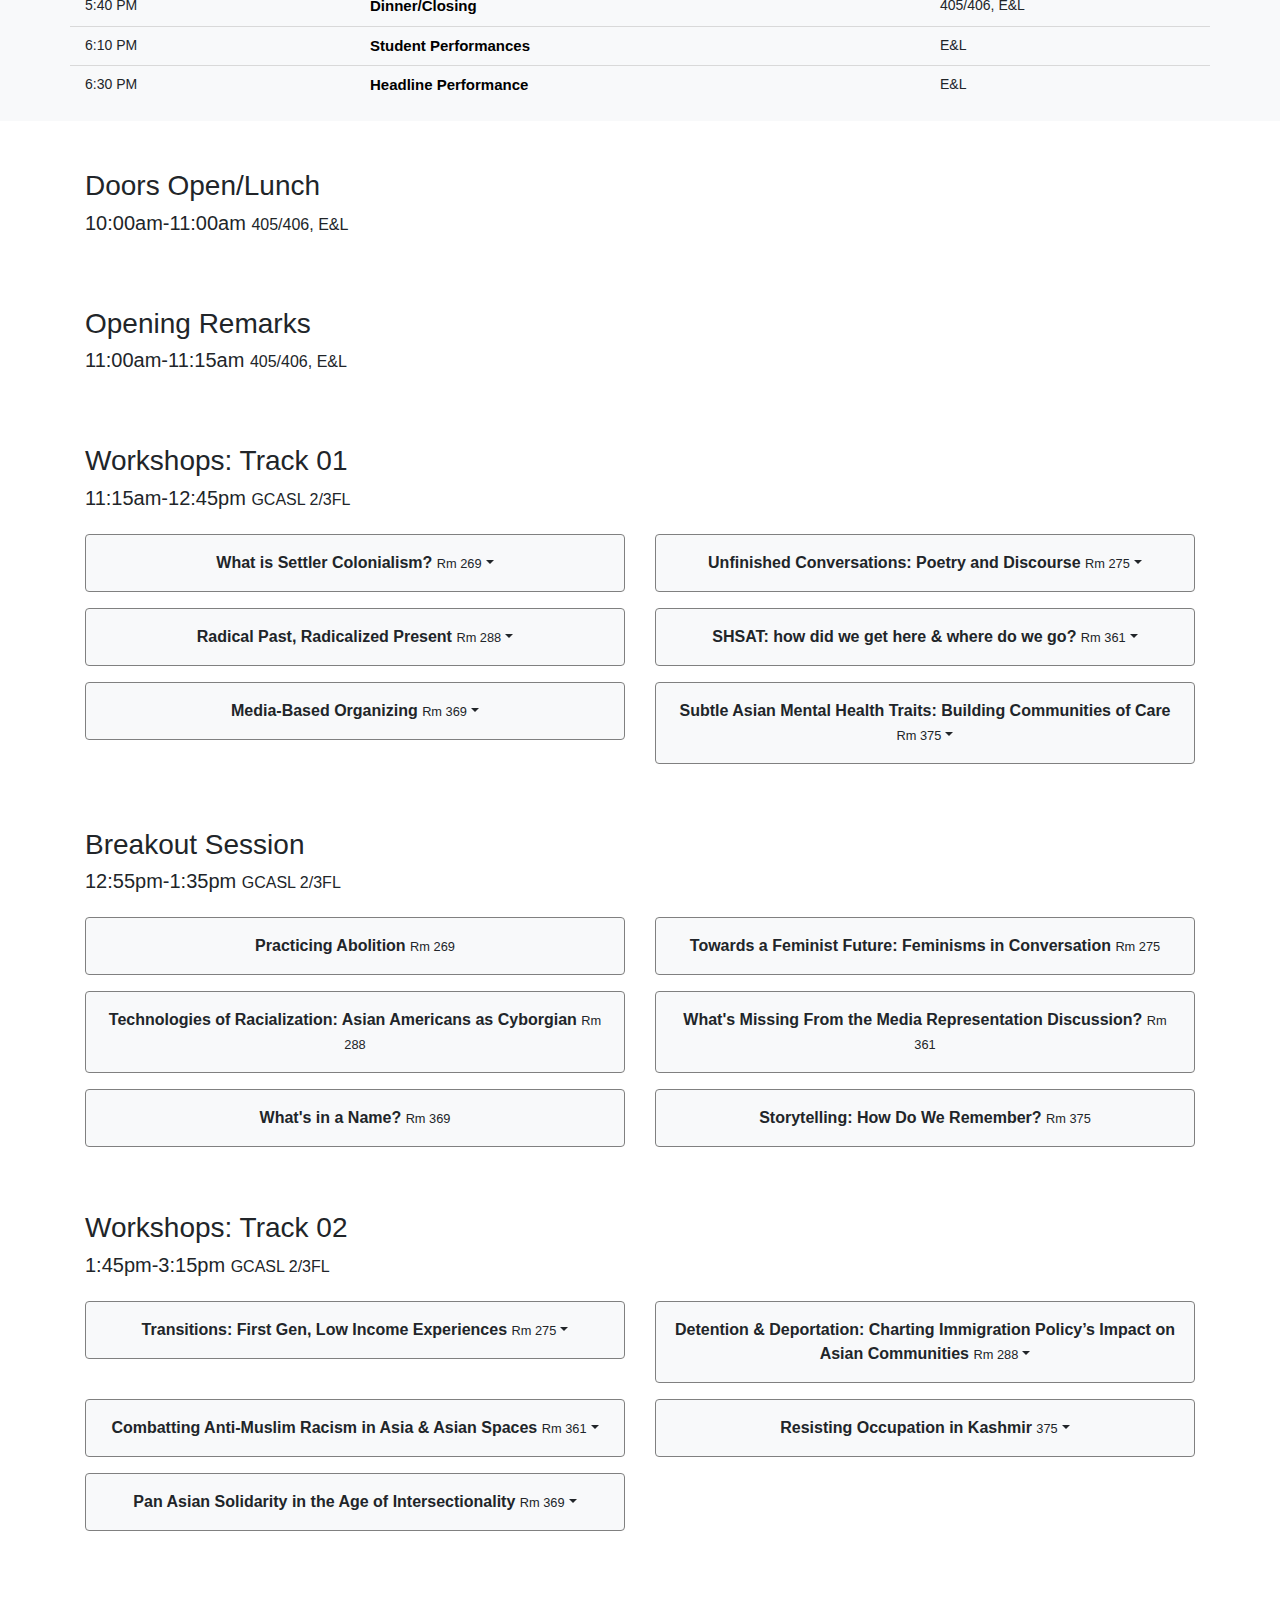
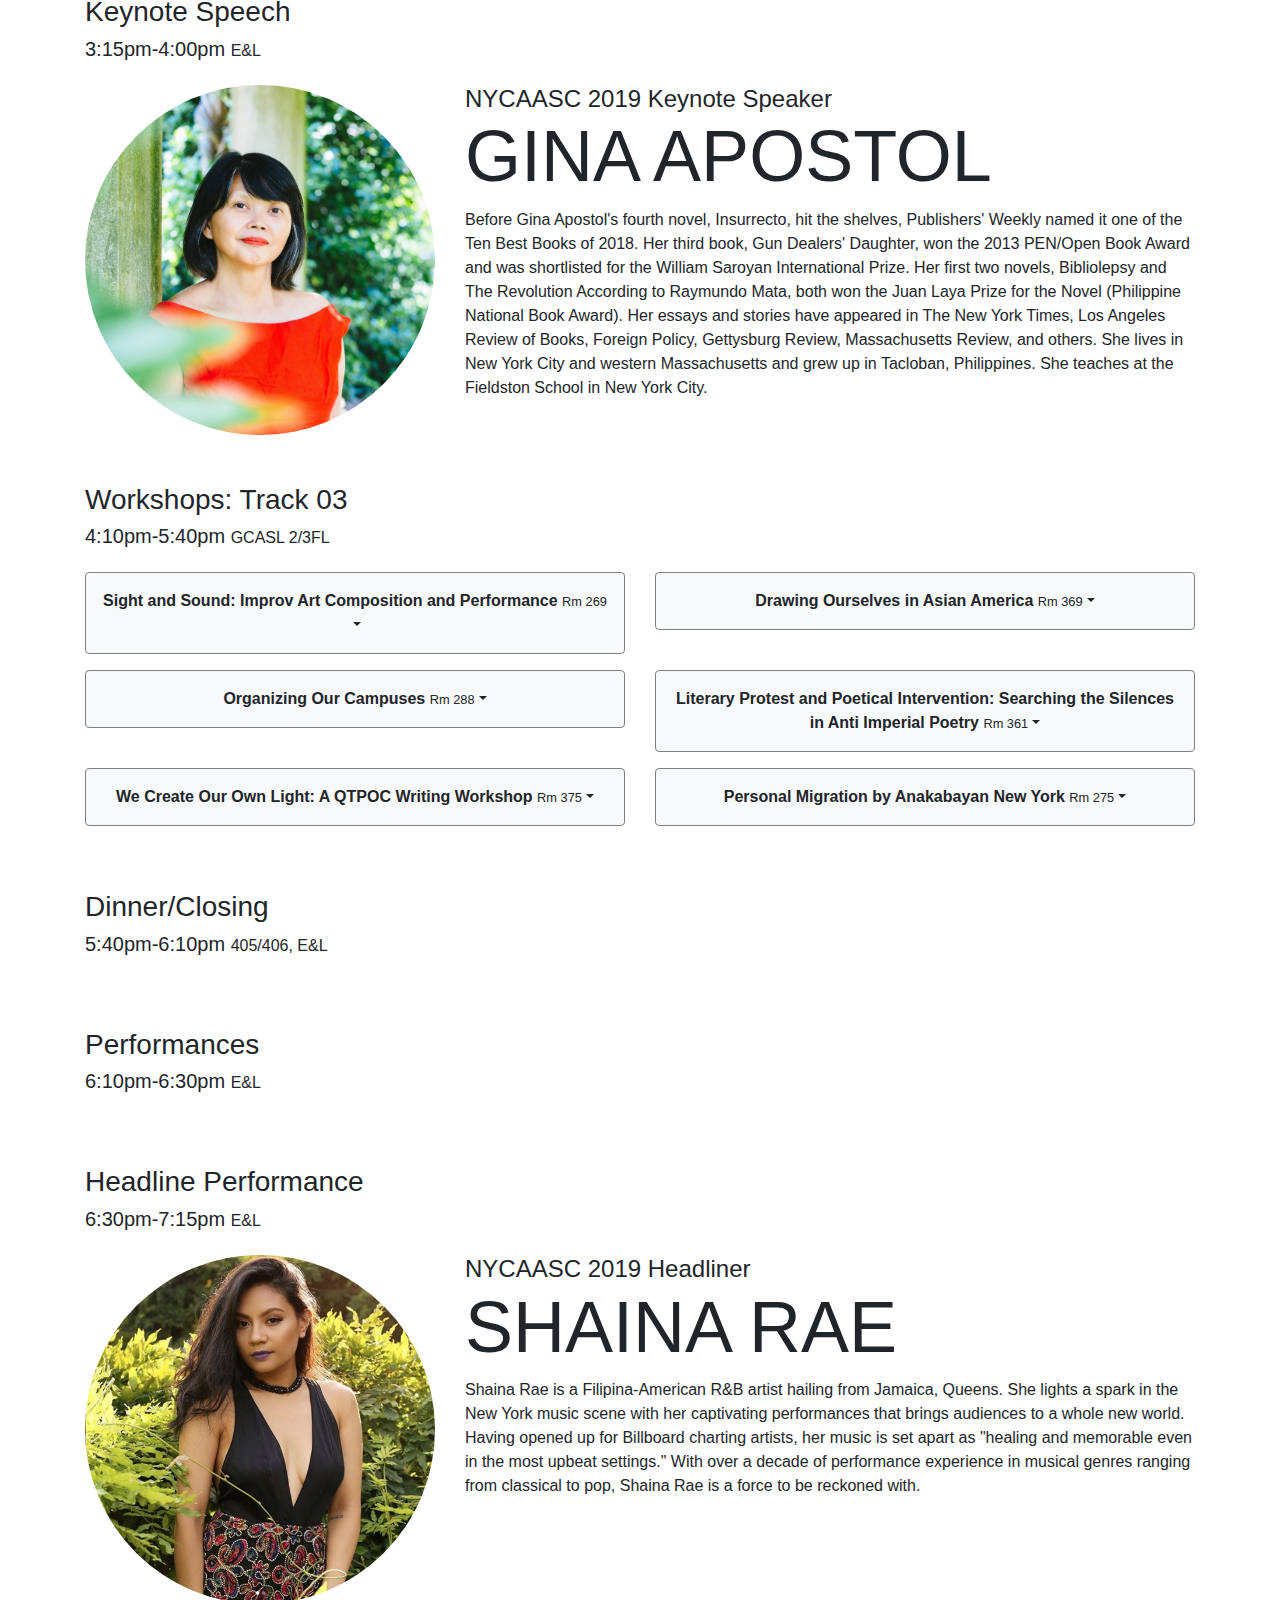
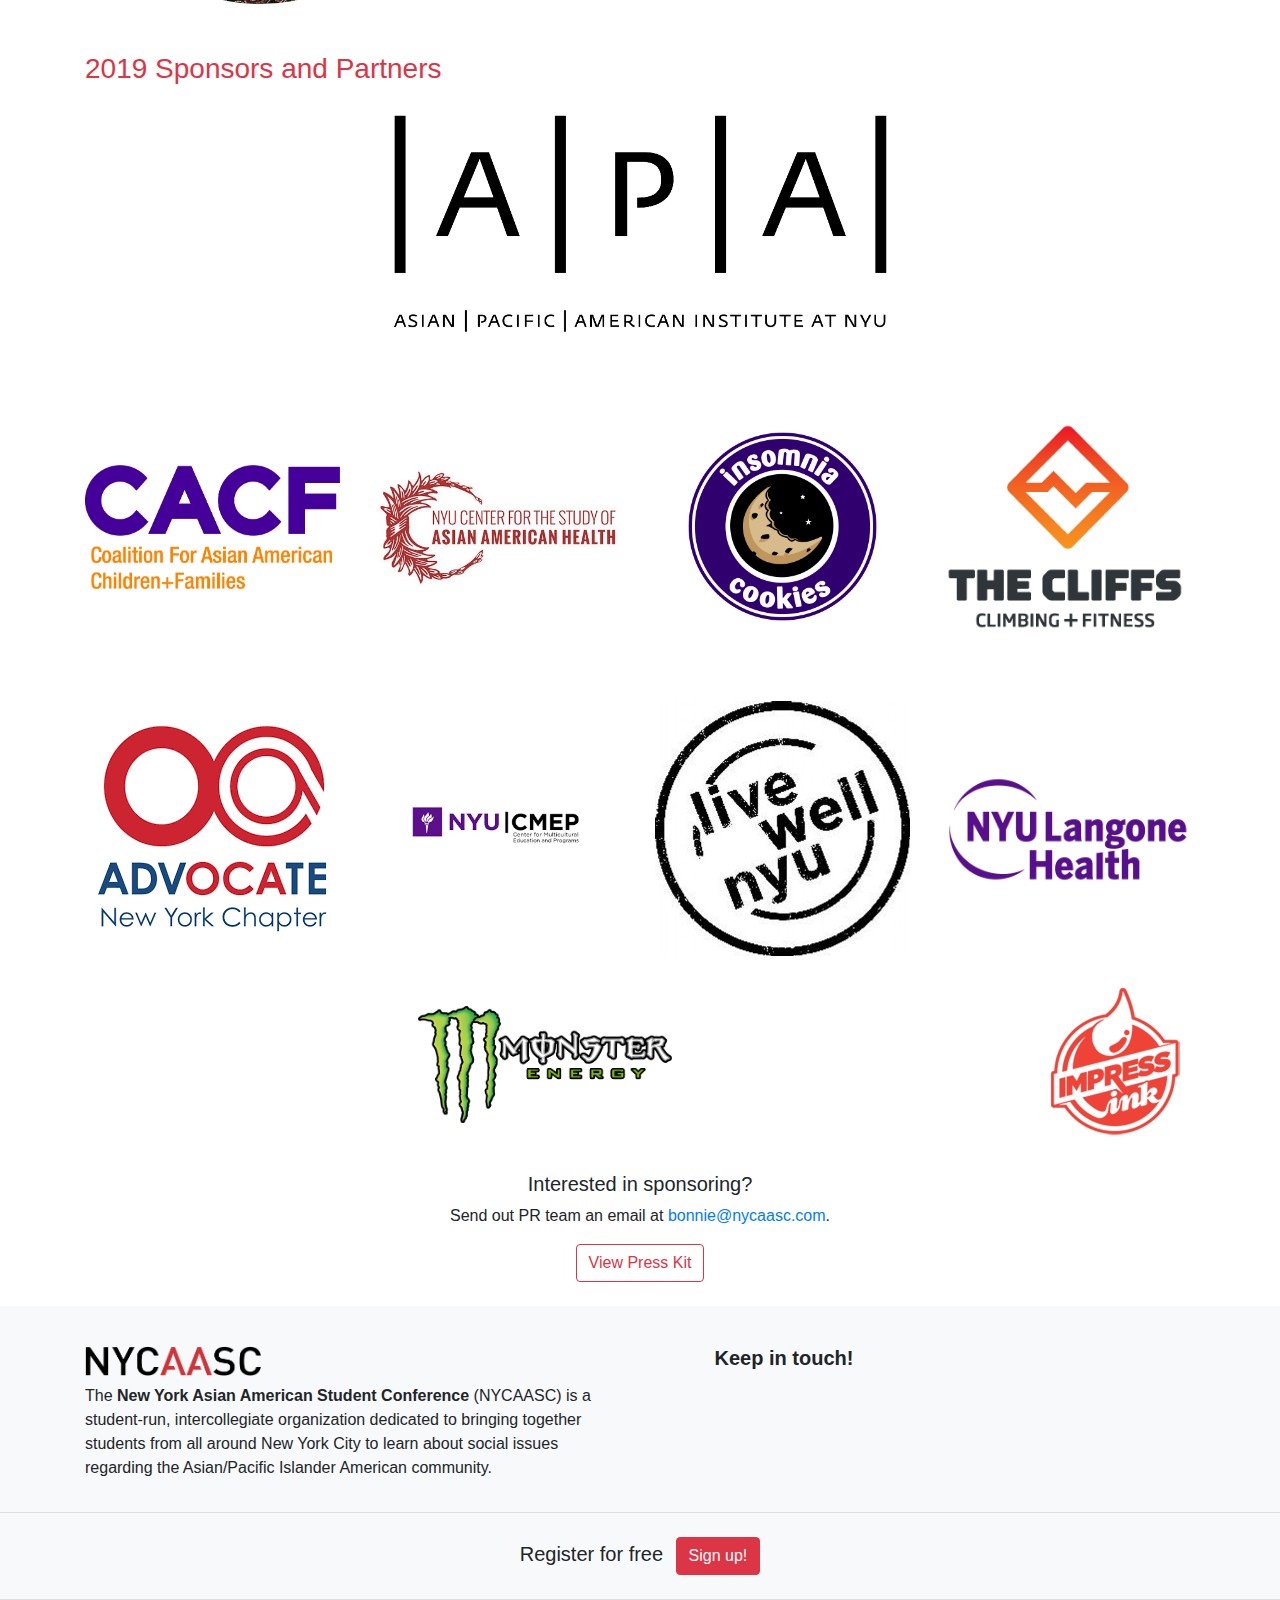
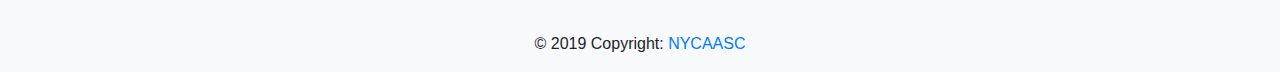
<file: archives/2019 site/conference.html>
<!doctype html>
<html lang="en">
  <head>
    <!-- Required meta tags -->
    <meta charset="utf-8">
    <meta name="viewport" content="widivh=device-widivh, initial-scale=1, shrink-to-fit=no">

    <!-- Bootstrap CSS -->
    <link rel="stylesheet" href="https://stackpath.bootstrapcdn.com/bootstrap/4.3.1/css/bootstrap.min.css" integrity="sha384-ggOyR0iXCbMQv3Xipma34MD+dH/1fQ784/j6cY/iJTQUOhcWr7x9JvoRxT2MZw1T" crossorigin="anonymous">
    
    <!-- Custom CSS -->
    <link rel="stylesheet" type="text/css" href="assets/css/styles.css">
    
    <!-- Font Awesome Icons and Animation-->
    <link rel="stylesheet" href="https://use.fontawesome.com/releases/v5.7.2/css/all.css" integrity="sha384-fnmOCqbTlWIlj8LyTjo7mOUStjsKC4pOpQbqyi7RrhN7udi9RwhKkMHpvLbHG9Sr" crossorigin="anonymous">
    <link rel="stylesheet" href="assets/css/font-awesome-animation.min.css">
    
    <!-- Favicon -->
    <link rel="shortcut icon" href="/favicon.ico" type="image/x-icon">
    <link rel="icon" href="favicon.ico" type="image/x-icon">
    
    <!-- Fonts -->
    <link href="https://fonts.googleapis.com/css?family=Allerta+Stencil" rel="stylesheet">
    
    <!-- Global site tag (gtag.js) - Google Analytics -->
    <script async src="https://www.googletagmanager.com/gtag/js?id=UA-68409586-1"></script>
    <script>
      window.dataLayer = window.dataLayer || [];
      function gtag(){dataLayer.push(arguments);}
      gtag('js', new Date());
    
      gtag('config', 'UA-68409586-1');
    </script>

    <title>NYCAASC | NYCAASC 2019: COLLISION</title>
    <meta name="description" content="Register for NYCAASC 2019: COLLISION on Saturday, April 27, 2019, and learn about this year's conference programming.">
  </head>
  <body>
    <nav class="navbar navbar-expand-lg navbar-light bg-light px-5">
      <a class="narbar-brand " href="index.html">
        <img src="assets/img/logos/logoOnly.png" height="50px" class="d-inline-block align-top">
      </a>
      <button class="navbar-toggler" type="button" data-toggle="collapse" data-target="#navbar-nycaasc" aria-controls="navbarSupportedContent" aria-expanded="false" aria-label="Toggle navigation">
        <span class="navbar-toggler-icon"></span>
      </button>
    
      <div class="collapse navbar-collapse" id="navbar-nycaasc">
        <ul class="navbar-nav ml-auto">
          <li class="nav-item">
            <a class="nav-link" href="index.html">Home</a>
          </li>
          <li class="nav-item">
            <a class="nav-link" href="about.html">About</a>
          </li>
          <li class="nav-item active">
            <a class="nav-link" href="conference.html">2019 Conference</a>
          </li>
          <li class="nav-item">
            <a class="nav-link" href="hsl.html">Youth Program</a>
          </li>
          <li class="nav-item">
            <a class="nav-link" href="resources.html">Resources</a>
          </li>
          <li class="nav-item dropdown">
            <a class="nav-link dropdown-toggle" href="#" id="navbarDropdown" role="button" data-toggle="dropdown" aria-haspopup="true" aria-expanded="false">
              Archive
            </a>
            <div class="dropdown-menu" aria-labelledby="navbarDropdown">
              <a class="dropdown-item" href="2018 site/index.html">2018</a>
              <!--<a class="dropdown-item" href="#">2017</a>-->
            </div>
          </li>
        </ul>
      </div>
    </nav>
    
    <header id="con2019">
      <img src="assets/img/logos/collisionTrans.png" class="mw-100" style="position: absolute; right: 0; top: 10%; z-index: -1;">
      <div id="heading-spacer"></div>
      <div class="container mb-5 py-5" style="z-index: 1">
        <h1 class="text-uppercase text-dark">NYCAASC 2019 Presents:<br><span class="display-3 text-black">COLLISION</span></h1>
        <p class="lead">
          The theme for this year’s conference, Collision, aims to explore how the Asian American experience emerges from our communities’ converging movements. We invite folx to think about collision within and amongst Asian American experiences as an active process of developing identity, expressing oneself, and exchanging narratives.
        </p>
        <h4>April 27 <small>10am to 7:30pm</small></h4>
        <h4>New York University <small>Kimmel Center for Student Life</small></h4>
        <a class="btn btn-primary btn-lg mt-3" href="https://goo.gl/forms/pBiHPpjtt1hw0WeA2" role="button" target="_blank">Register for NYCAASC 2019 for FREE!</a>
      </div>
    </header>

    <section id="theme">
      <div class="container mb-5">
        <h3 class="text-danger">Theme Statement</h3>
        <p>
          While 2018 saw unprecedented representation for certain Asian groups in Hollywood blockbusters, it also saw continued struggles for community members at the margins, from deportation to displacement. This history of underrepresentation and differentiation within the pan-Asian community prompts us to revisit the roots of the term “Asian American.” How can we learn from the student activists in the ‘60s, who coined “Asian American” as a statement of solidarity—a commitment to unite in the name of social justice?
        </p>
        <p>
          The theme for this year’s conference, Collision, aims to explore how the Asian American experience emerges from our communities’ converging movements. Collision—the act of worlds making contact—characterizes the Asian American experience, whether broadly, as with migration, or individually, as with assimilation. When our paths collide, how does that inform, engage, and challenge our own understandings of what it means to be Asian American?
        </p>
        <p>
          We invite attendees to think about collision within and amongst Asian American experiences as an active process of developing identity, expressing oneself, and exchanging narratives. Through this year’s NYCAASC, we seek to create a more nuanced understanding of Asian American identity that is shaped by our stories.
        </p>
        <p>This conference takes place on the occupied land of the Lenape people.</p>
      </div>
    </section>
    
    <section id="schedule" class="bg-light">
      <div class="container py-3 mb-5">
        <h2>Schedule</h2>
        <p>Click on a schedule item or scroll below to see more information.</p>
        <div class="row schedule-items">
          <div class="col-3">
            <strong>Start Time</strong>
          </div>
          <div class="col-6">
            <strong>Event</strong>
          </div>
          <div class="col-3">
            <strong>Location</strong>
          </div>
          <div class="col-3 time">
            10:00 AM
          </div>
          <div class="col-6 event">
            <a href="#doorsOpen" class="sched-link">Doors Open/Lunch</a>
          </div>
          <div class="col-3 location">
            405/406, E&L
          </div>
          <div class="col-3 time">
            11:00 AM
          </div>
          <div class="col-6 event">
            <a href="#opening" class="sched-link">Opening Remarks</a>
          </div>
          <div class="col-3 location">
            E&L
          </div>
          <div class="col-3 time">
            11:15 AM
          </div>
          <div class="col-6 event">
            <a href="#wksps01" class="sched-link">Workshops: Track 01</a>
          </div>
          <div class="col-3 location">
            GCASL 2/3FL
          </div>
          <div class="col-3 time">
            12:55 PM
          </div>
          <div class="col-6 event">
            <a href="#breakout" class="sched-link">Breakout Sessions</a>
          </div>
          <div class="col-3 location">
            GCASL 2/3FL
          </div>
          <div class="col-3 time">
            1:45 PM
          </div>
          <div class="col-6 event">
            <a href="#wksps02" class="sched-link">Workshops: Track 02</a>
          </div>
          <div class="col-3 location">
            GCASL 2/3FL
          </div>
          <div class="col-3 time">
            3:15 PM
          </div>
          <div class="col-6 event">
            <a href="#keynote" class="sched-link">Keynote Speaker</a>
          </div>
          <div class="col-3 location">
            E&L
          </div>
          <div class="col-3 time">
            4:10 PM
          </div>
          <div class="col-6 event">
            <a href="#wksps03" class="sched-link">Workshops: Track 03</a>
          </div>
          <div class="col-3 location">
            GCASL 2/3FL
          </div>
          <div class="col-3 time">
            5:40 PM
          </div>
          <div class="col-6 event">
            <a href="#dinner" class="sched-link">Dinner/Closing</a>
          </div>
          <div class="col-3 location">
            405/406, E&L
          </div>
          <div class="col-3 time">
            6:10 PM
          </div>
          <div class="col-6 event">
            <a href="#performances" class="sched-link">Student Performances</a>
          </div>
          <div class="col-3 location">
            E&L
          </div>
          <div class="col-3 time">
            6:30 PM
          </div>
          <div class="col-6 event">
            <a href="#headline" class="sched-link">Headline Performance</a>
          </div>
          <div class="col-3 location">
            E&L
          </div>
        </div>
      </div>
    </section>
    
    <section id="workshops1">
      <div class="container">
        
        <div class="row mb-5" id="doorsOpen">
          <div class="col-12 mb-3">
            <h3>Doors Open/Lunch</h3>
            <h5>10:00am-11:00am <small>405/406, E&L</small></h5>
          </div>
        </div>
        
        <div class="row mb-5" id="opening">
          <div class="col-12 mb-3">
            <h3>Opening Remarks</h3>
            <h5>11:00am-11:15am <small>405/406, E&L</small></h5>
          </div>
        </div>
        
        <div class="row mb-5" id="wksps01">
          <div class="col-12 mb-3">
            <h3>Workshops: Track 01</h3>
            <h5>11:15am-12:45pm <small>GCASL 2/3FL</small></h5>
          </div>
          <div class="col-sm-12 col-lg-6">
            <button type="button" class="btn btn-light btn-block dropdown-toggle" data-toggle="collapse" href="#wksp11" role="button" aria-expanded="false" aria-controls="wksp1">What is Settler Colonialism? <small>Rm 269</small></button>
            <div class="collapse" id="wksp11">
              <div class="card card-body text-dark">
                <p class="card-text">
                  Settler colonialism is a particular type of colonialism when a settler society/state occupies the place of indigenous peoples. Come learn more about how so-called United States is a settler colonial state and how it relates to Asian Americans in our history and present. This workshop is for people who have little to a lot of familiarity with the topic and will feature NYU professor, Dean Saranillio.
                </p>
                <h6 class="card-subtitle text-muted">Dean Saranillio</h6>
              </div>
            </div>
          </div>
          <div class="col-sm-12 col-lg-6">
            <button type="button" class="btn btn-light btn-block dropdown-toggle" data-toggle="collapse" href="#wksp12" role="button" aria-expanded="false" aria-controls="wksp2">Unfinished Conversations: Poetry and Discourse <small>Rm 275</small></button>
            <div class="collapse" id="wksp12">
              <div class="card card-body text-dark">
                <p class="card-text">
                  In the Asian Pacific American community, rage is often suppressed and political discussions, silenced. When it comes to combating inter-passivity, it is important to recognize the role our discourses embrace and how they operationalize in social spaces. Historically, immigrants on Angel island have used poetry as a survival strategy and Chinese women have used poetry as a mechanism by which they rewrite a history that has “unremembered” them. This workshop seeks to provide a safe space in which students can translate rage by creating and using slam poetry to change the scope in which Asian Pacific Americans navigate the world, bridging the gap between theory and praxis.
                </p>
                <h6 class="card-subtitle text-muted">Angry Asian Girls</h6>
              </div>
            </div>
          </div>
          <div class="col-sm-12 col-lg-6">
            <button type="button" class="btn btn-light btn-block dropdown-toggle" data-toggle="collapse" href="#wksp13" role="button" aria-expanded="false" aria-controls="wksp1">Radical Past, Radicalized Present <small>Rm 288</small></button>
            <div class="collapse" id="wksp13">
              <div class="card card-body text-dark">
                <p class="card-text">
                  Some reflections, both personal and historical, on the experiences of radical Asian American struggles in the mid 20th century. Retracing their passage from minority struggles to struggles as part of the working class movement and the fight for democracy and socialism can change our political narrative and thereby our sense of the present and what to do moving forward.
                </p>
                <h6 class="card-subtitle text-muted">Alex Lanz</h6>
              </div>
            </div>
          </div>
          <div class="col-sm-12 col-lg-6">
            <button type="button" class="btn btn-light btn-block dropdown-toggle" data-toggle="collapse" href="#wksp14" role="button" aria-expanded="false" aria-controls="wksp2">SHSAT: how did we get here & where do we go? <small>Rm 361</small></button>
            <div class="collapse" id="wksp14">
              <div class="card card-body text-dark">
                <p class="card-text">
                  Specialized High School admissions has always been a controversial issue in the history of the New York City public school education. Most recently, proposed reform to the single-measure admissions process, the SHSAT, has bought up questions around equity, diversity, integration, and inclusiveness in the education system. For Asian Pacific Americans specifically, the Asian Model Minority Myth has made it challenging for us to take up space in education advocacy. How did we get here and where do we go?
                </p>
                <h6 class="card-subtitle text-muted">Tasfia Rahman</h6>
              </div>
            </div>
          </div>
          <div class="col-sm-12 col-lg-6">
            <button type="button" class="btn btn-light btn-block dropdown-toggle" data-toggle="collapse" href="#wksp15" role="button" aria-expanded="false" aria-controls="wksp1">Media-Based Organizing <small>Rm 369</small></button>
            <div class="collapse" id="wksp15">
              <div class="card card-body text-dark">
                <p class="card-text">
                  Media-based organizing presents a way for communities of color to change the narrative on who creates solutions for our communities and allows us build our own visions of the future. Case studies highlight how we are now using media-based organizing to push back on white supremacist history and policy. 18MillionRising.org is a key resource on accessible ways to reclaim histories, strengthen organizing, and support rapid response interventions for Asian American student activists. Zines are one such way to get an immediate start with media-based organizing. Staff from 18MillionRising.org will discuss their successes and failures with utilizing media ecosystems, art and design, storytelling, and creative technologies to fuel community organizing, rapid response interventions, and political education. Attendees will participate in a group exercise and leave with a “mini zine” outlining strategies, takeaways, and additional learning resources.
                </p>
                <h6 class="card-subtitle text-muted">18millionrising</h6>
              </div>
            </div>
          </div>
          <div class="col-sm-12 col-lg-6">
            <button type="button" class="btn btn-light btn-block dropdown-toggle" data-toggle="collapse" href="#wksp16" role="button" aria-expanded="false" aria-controls="wksp2">Subtle Asian Mental Health Traits: Building Communities of Care <small>Rm 375</small></button>
            <div class="collapse" id="wksp16">
              <div class="card card-body text-dark">
                <p class="card-text">
                  What is ‘self care’? This term is thrown around in many spaces - including activism-oriented spaces. But what does self-care look like for the average activist and community organizer? What does self care look like for you? Emotional labor is something we’re used to dealing with and it can become emotionally draining. How do we create safe spaces and communities of care where burnout isn’t the end result and instead we create communities of resilience? Come to this workshop to discuss and learn more!
                </p>
                <h6 class="card-subtitle text-muted">Queenie Lam</h6>
              </div>
            </div>
          </div>
        </div>
        
        <div class="row mb-5" id="breakout">
          <div class="col-12 mb-3">
            <h3>Breakout Session</h3>
            <h5>12:55pm-1:35pm <small>GCASL 2/3FL</small></h5>
          </div>
          <div class="col-sm-12 col-lg-6">
            <button class="btn btn-light btn-block" >Practicing Abolition <small>Rm 269</small></button>
          </div>
          <div class="col-sm-12 col-lg-6">
            <button class="btn btn-light btn-block" >Towards a Feminist Future: Feminisms in Conversation <small>Rm 275</small></button>
          </div>
          <div class="col-sm-12 col-lg-6">
            <button class="btn btn-light btn-block" >Technologies of Racialization: Asian Americans as Cyborgian <small>Rm 288</small></button>
          </div>
          <div class="col-sm-12 col-lg-6">
            <button class="btn btn-light btn-block" >What's Missing From the Media Representation Discussion? <small>Rm 361</small></button>
          </div>
          <div class="col-sm-12 col-lg-6">
            <button class="btn btn-light btn-block" >What's in a Name? <small>Rm 369</small></button>
          </div>
          <div class="col-sm-12 col-lg-6">
            <button class="btn btn-light btn-block" >Storytelling: How Do We Remember? <small>Rm 375</small></button>
          </div>
        </div>
        
        <div class="row mb-5" id="wksps02">
          <div class="col-12 mb-3">
            <h3>Workshops: Track 02</h3>
            <h5>1:45pm-3:15pm <small>GCASL 2/3FL</small></h5>
          </div>
          <div class="col-sm-12 col-lg-6">
            <button type="button" class="btn btn-light btn-block dropdown-toggle" data-toggle="collapse" href="#wksp22" role="button" aria-expanded="false" aria-controls="wksp2">Transitions: First Gen, Low Income Experiences <small>Rm 275</small></button>
            <div class="collapse" id="wksp22">
              <div class="card card-body text-dark">
                <p class="card-text">
                  Navigating higher education is difficult as is, but can be even more so for students without the resources that others may take for granted; what happens when these processes occur against the context of the Model Minority Myth? From impostor syndrome to affirmative action, this workshop seeks to center the narratives of underrepresented students and provide a space for discussion, validation, and tools to help handle the transitions in the context of these experiences.
                </p>
                <h6 class="card-subtitle text-muted">Heather Phan Nguyen</h6>
              </div>
            </div>
          </div>
          <div class="col-sm-12 col-lg-6">
            <button type="button" class="btn btn-light btn-block dropdown-toggle" data-toggle="collapse" href="#wksp23" role="button" aria-expanded="false" aria-controls="wksp1">Detention & Deportation: Charting Immigration Policy’s Impact on Asian Communities <small>Rm 288</small></button>
            <div class="collapse" id="wksp23">
              <div class="card card-body text-dark">
                <p class="card-text">
                  Despite shifts in administrations, American immigration policy has been resilient in marginalizing and displacing Asian communities in the United States. Most recently, Southeast Asian and Indian migrants have been put on the map of immigration discourse. Viet, Cambodian, and Laotian refugees escaping war migrated to the United States in the 1970s. Sikh Punjabi asylum seekers have arrived in the 2010s escaping religious persecution. However, both communities have been detained in the United States and deported, regardless of immigration status, as American immigration powers separate families and violate human rights laws. This workshop will break down the policies, map institutional power, and highlight community resistance.
                </p>
                <h6 class="card-subtitle text-muted">Jaslin Kaur</h6>
              </div>
            </div>
          </div>
          <div class="col-sm-12 col-lg-6">
            <button type="button" class="btn btn-light btn-block dropdown-toggle" data-toggle="collapse" href="#wksp24" role="button" aria-expanded="false" aria-controls="wksp2">Combatting Anti-Muslim Racism in Asia & Asian Spaces <small>Rm 361</small></button>
            <div class="collapse" id="wksp24">
              <div class="card card-body text-dark">
                <p class="card-text">
                  We tend to assume that anti-Muslim racism only comes in the form of slurs, hijab pulling, and violent crimes. Unfortunately, anti-Muslim racism is rampant across Asian spaces, especially in silent forms, such as microaggressions and systemic policies. How does anti-Muslim racism look in Asia and Asian spaces, especially given what is taking place in China (internment camps)? How does anti-Muslim racism look with the hatred Congresswoman Ilhan Omar constantly faces? How does anti-blackness and anti-Muslim racism overlap? A workshop that focuses on all this is essential as Asian American student activists work to do community organizing and build solidarity, especially with Muslim Asians and non-Asian Muslims. The workshop will provide the tools to (1) break down internalized anti-Muslim racism, (2) continually engage one another on the prevalence of anti-Muslim racism within our Asian communities, and (3) collectively work towards supporting Muslim communities.
                </p>
                <h6 class="card-subtitle text-muted">Nayab Khan</h6>
              </div>
            </div>
          </div>
          <div class="col-sm-12 col-lg-6">
            <button type="button" class="btn btn-light btn-block dropdown-toggle" data-toggle="collapse" href="#wksp26" role="button" aria-expanded="false" aria-controls="wksp2">Resisting Occupation in Kashmir <small>375</small></button>
            <div class="collapse" id="wksp26">
              <div class="card card-body text-dark">
                <p class="card-text">
                  Indian Occupied Kashmir is the world’s most militarized zone. Since 2008, a generation of Kashmiri youth has protested against Indian rule, demanding azadi, or freedom. Nonetheless, despite a mass movement for self-determination, the international community has largely remained silent on Kashmir and India is able to leverage its soft power to silence Kashmiris. During this teach-in, the instructors will present a brief historical overview of the Kashmir issue, and discuss the contemporary context of state violence and repression and youth resistance.
                </p>
                <h6 class="card-subtitle text-muted">Hafsa Kanjwal and Mohamad Junaid</h6>
              </div>
            </div>
          </div>
          <div class="col-sm-12 col-lg-6">
            <button type="button" class="btn btn-light btn-block dropdown-toggle" data-toggle="collapse" href="#wksp21" role="button" aria-expanded="false" aria-controls="wksp2">Pan Asian Solidarity in the Age of Intersectionality <small>Rm 369</small></button>
            <div class="collapse" id="wksp21">
              <div class="card card-body text-dark">
                <p class="card-text">
                  Come hear guests from the US-ASEAN organization speak about the Pan Asian movement and how solidarity was accomplished and continues to thrive. Learn more about the Asian American movement and how civil rights have been fought for from Joyce Moy the Director of the Asian American Research Institute of CUNY. Engage with us as we challenge you to embrace the power of solidarity in our community and learn more the legacy we can create in social justice if we choose to support the African American community's movement and support the civil rights of other minority groups too in America.            
                </p>
                <h6 class="card-subtitle text-muted">Amber Rivero, Cameron Bryan, Rhonda Binda, and Joyce Moy</h6>
              </div>
            </div>
          </div>
        </div>
        <div class="row mb-5" id="keynote">
          <div class="col-12 mb-3">
            <h3>Keynote Speech</h3>
            <h5>3:15pm-4:00pm <small>E&L</small></h5>
          </div>
           <div class="col-sm-6 col-lg-4">
            <img src="assets/img/Gina Apostol.jpg" class="mw-100 rounded-circle">
          </div>
          <div class="col-sm-12 col-lg-8">
            <h4>NYCAASC 2019 Keynote Speaker<br><span class="display-3 text-uppercase font-weight-lighter">Gina Apostol</span></h4>
            <p>Before Gina Apostol's fourth novel, Insurrecto, hit the shelves, Publishers' Weekly named it one of the Ten Best Books of 2018. Her third book, Gun Dealers' Daughter, won the 2013 PEN/Open Book Award and was shortlisted for the William Saroyan International Prize. Her first two novels, Bibliolepsy and The Revolution According to Raymundo Mata, both won the Juan Laya Prize for the Novel (Philippine National Book Award). Her essays and stories have appeared in The New York Times, Los Angeles Review of Books, Foreign Policy, Gettysburg Review, Massachusetts Review, and others. She lives in New York City and western Massachusetts and grew up in Tacloban, Philippines. She teaches at the Fieldston School in New York City.</p>
          </div>
        </div>
        
        <div class="row mb-5" id="wksps03">
          <div class="col-12 mb-3">
            <h3>Workshops: Track 03</h3>
            <h5>4:10pm-5:40pm <small>GCASL 2/3FL</small></h5>
          </div>
          <div class="col-sm-12 col-lg-6">
            <button type="button" class="btn btn-light btn-block dropdown-toggle" data-toggle="collapse" href="#wksp31" role="button" aria-expanded="false" aria-controls="wksp1">Sight and Sound: Improv Art Composition and Performance <small>Rm 269</small></button>
            <div class="collapse" id="wksp31">
              <div class="card card-body text-dark">
                <p class="card-text">
                  Come join us in room 269 to see some of the art that's been composed throughout the day by your fellow NYCAASC members! We'll be sharing poetry, comics, and photography that revolves around the workshops you've been attending. Then we'll improvise our own short pieces and talk about what we've learned.
                </p>
              </div>
            </div>
          </div>
          <div class="col-sm-12 col-lg-6">
            <button type="button" class="btn btn-light btn-block dropdown-toggle" data-toggle="collapse" href="#wksp21" role="button" aria-expanded="false" aria-controls="wksp1">Drawing Ourselves in Asian America <small>Rm 369</small></button>
            <div class="collapse" id="wksp21">
              <div class="card card-bodtext-dark">
                <p class="card-text">
                  Comics are a realm for storytelling, each panel a translation of emotion and experience. How can we work with this medium in a way that engages our identity and form connections? In this interactive workshop facilitated by Matt Huynh, we'll share technical skills and knowledge for telling stories visually, workshop stories we'd like to tell and characters we'd like to see, and talk about how we'd like to experience comics today — whether online, on our phones, or as printed artifacts. Come to explore these concepts and create our own comics in the process!                
                </p>
                <h6 class="card-subtitle text-muted">Matt Huynh</h6>
              </div>
            </div>
          </div>
          <div class="col-sm-12 col-lg-6">
            <button type="button" class="btn btn-light btn-block dropdown-toggle" data-toggle="collapse" href="#wksp33" role="button" aria-expanded="false" aria-controls="wksp1">Organizing Our Campuses <small>Rm 288</small></button>
            <div class="collapse" id="wksp33">
              <div class="card card-body text-dark">
                <p class="card-text">
                  CUNY was a free university until the 1970s. Over the past few decades, CUNY has increasingly become a profit-making institution, prioritizing money over the needs of its students and faculty. The neoliberalization of our education is something that affects every aspect of our lives, but students and faculty are fighting back. Join us for a discussion with The Coalition of the Revitalization of Asian American Studies at Hunter (CRAASH), 7k or Strike, and student organizers who fought against Amazon HQ2. Learn about the incredible activism happening at CUNY and gain some organizing skills to bring back to your own campus!
                </p>
                <h6 class="card-subtitle text-muted">Richard Lu, Jaimee Ian Rodriguez, Sarah Gafur</h6>
              </div>
            </div>
          </div>
          <div class="col-sm-12 col-lg-6">
            <button type="button" class="btn btn-light btn-block dropdown-toggle" data-toggle="collapse" href="#wksp34" role="button" aria-expanded="false" aria-controls="wksp2">Literary Protest and Poetical Intervention: Searching the Silences in Anti Imperial Poetry <small>Rm 361</small></button>
            <div class="collapse" id="wksp34">
              <div class="card card-body text-dark">
                <p class="card-text">
                  This workshop will address the ways in which poetry can be a specific form of anti-colonial resistance and work to contour our own relationships to historical and current day imperialism. We will analyze two poetry texts, <em>Look</em> by Solmaz Sharif and <em>Seam</em> by Tarfiah Faizullah, and explore the parallels between their examinations of the War on Terror and the Bangladeshi Liberation War, respectively. This workshop seeks to highlight the ways that imperial violence directly and indirectly shapes our lives, and ultimately calls for the development of an anti-imperialist politics of poetry.
                </p>
                <h6 class="card-subtitle text-muted">Pooja Chopra</h6>
              </div>
            </div>
          </div>
          <div class="col-sm-12 col-lg-6">
            <button type="button" class="btn btn-light btn-block dropdown-toggle" data-toggle="collapse" href="#wksp36" role="button" aria-expanded="false" aria-controls="wksp2">We Create Our Own Light: A QTPOC Writing Workshop <small>Rm 375</small></button>
            <div class="collapse" id="wksp36">
              <div class="card card-body text-dark">
                <p class="card-text">
                  What is the power of writing? How can writing unearth parts of ourselves and help heal? In this political moment, how do we find and create safety? This writing workshop will center QTPOC voices and stories to write our truths. We will use writing as a river to better know ourselves and build our collective imaginations. Writers of all levels are welcome, no prior experience necessary. This workshop is for self-identified queer, trans, and questioning, people of color. Limited to 15 participants.
                </p>
                <h6 class="card-subtitle text-muted">Huiying B. Chan</h6>
              </div>
            </div>
          </div>
          <div class="col-sm-12 col-lg-6">
            <button type="button" class="btn btn-light btn-block dropdown-toggle" data-toggle="collapse" href="#wksp37" role="button" aria-expanded="false" aria-controls="wksp2">Personal Migration by Anakabayan New York <small>Rm 275</small></button>
            <div class="collapse" id="wksp37">
              <div class="card card-body text-dark">
                <p class="card-text">
                  "How did we get here?" Participants and facilitators use their own personal histories and narratives as Asian/Asian Americans to show the history of migration to the United States and other countries around the world. The workshop aims to educate youth on the root causes and problems of forced migration, putting focus on the experiences of the Filipino community while connecting it to global patterns of migration. As Anakbayan New York is a comprehensive National Democratic mass organization that stands for the basic rights and welfare of Filipinos at in the Philippines and across the world, the workshop historicizes Filipino migration, explores the underpinning political and economic forces that shaped it, and how there came to be a diaspora of millions of Filipinos around the world. Participants will learn about calls to action and how they can get involved.
                </p>
                <h6 class="card-subtitle text-muted">Zoe Yu Gilligan, Marcus Fridman, Bernadette Patino</h6>
              </div>
            </div>
          </div>
        </div>
        
        <div class="row mb-5" id="dinner">
          <div class="col-12 mb-3">
            <h3>Dinner/Closing</h3>
            <h5>5:40pm-6:10pm <small>405/406, E&L</small></h5>
          </div>
        </div>
        
        <div class="row mb-5" id="performances">
          <div class="col-12 mb-3">
            <h3>Performances</h3>
            <h5>6:10pm-6:30pm <small>E&L</small></h5>
          </div>
        </div>
        
        <div class="row mb-5" id="headline">
          <div class="col-12 mb-3">
            <h3>Headline Performance</h3>
            <h5>6:30pm-7:15pm <small>E&L</small></h5>
          </div>
          <div class="col-sm-6 col-lg-4">
            <img src="assets/img/Shaina.jpg" style="width:100%; border-radius: 100%;">
          </div>
          <div class="col-sm-12 col-lg-8">
              <h4>NYCAASC 2019 Headliner<br><span class="display-3 text-uppercase font-weight-lighter">Shaina Rae</span></h4>
               <p>Shaina Rae is a Filipina-American R&B artist hailing from Jamaica, Queens. She lights a spark in the New York music scene with her captivating performances that brings audiences to a whole new world. Having opened up for Billboard charting artists, her music is set apart as "healing and memorable even in the most upbeat settings." With over a decade of performance experience in musical genres ranging from classical to pop, Shaina Rae is a force to be reckoned with.</p>
          </div>
        </div>
        
        
      </div>
    </section>
    
    <section id="sponsors">
      <div class="container">
        <div class="row">
          <div class="col-12">
            <h3 class="text-danger">2019 Sponsors and Partners</h3>
          </div>
        </div>
        <div class="row">
          <div class="col-lg-6 col-sm-6 m-6 m-auto text-center">
            <a href="http://apa.nyu.edu/" target="_blank">
              <img class="sponsor bg-white" src="assets/img/sponsors/apa.jpg">
            </a>
          </div>
        </div>
        <div class="row">
          <div class="col-lg-3 col-sm-4 m-4 m-auto text-center">
            <a href="http://cacf.org/" target="_blank">
              <img class="sponsor bg-white" src="assets/img/sponsors/cacf.png">
            </a>
          </div>
          <div class="col-lg-3 col-sm-4 m-4 m-auto text-center">
            <a href="https://med.nyu.edu/asian-health/frontpage" target="_blank">
              <img class="sponsor bg-white" src="assets/img/sponsors/langone.jpg">
            </a>
          </div>
          <div class="col-lg-3 col-sm-4 m-4 m-auto text-center p-5">
            <a href="https://insomniacookies.com/" target="_blank">
              <img class="sponsor bg-white" src="assets/img/sponsors/insomnia.png">
            </a>
          </div>
          <div class="col-lg-3 col-sm-4 m-4 m-auto text-center">
            <a href="https://lic.thecliffsclimbing.com/" target="_blank">
              <img class="sponsor bg-white" src="assets/img/sponsors/cliffs.png">
            </a>
          </div>
          <div class="col-lg-3 col-sm-4 m-4 m-auto text-center">
            <a href="http://www.oca-ny.org/" target="_blank">
              <img class="sponsor bg-white" src="assets/img/sponsors/advocate.png">
            </a>
          </div>
          <div class="col-lg-3 col-sm-4 m-4 m-auto text-center">
            <a href="https://www.nyu.edu/students/communities-and-groups/student-diversity/multicultural-education-and-programs.html" target="_blank">
              <img class="sponsor bg-white" src="assets/img/sponsors/cmep.png">
            </a>
          </div>
          <div class="col-lg-3 col-sm-4 m-4 m-auto text-center">
            <a href="https://www.nyu.edu/life/safety-health-wellness/live-well-nyu.html" target="_blank">
              <img class="sponsor bg-white" src="assets/img/sponsors/livewell.png">
            </a>
          </div>
          <div class="col-lg-3 col-sm-4 m-4 m-auto text-center">
            <a href="https://nyulangone.org/" target="_blank">
              <img class="sponsor bg-white" src="assets/img/sponsors/langone.png">
            </a>
          </div>
          <div class="col-lg-3 col-sm-4 m-4 m-auto text-center">
            <a href="https://www.monsterenergy.com/" target="_blank">
              <img class="sponsor bg-white" src="assets/img/sponsors/monster.png">
            </a>
          </div>
          <div class="col-4 col-lg-2 my-auto text-center">
            <a href="https://www.impressink.com/" target="_blank">
              <img class="sponsor bg-white" src="assets/img/sponsors/impressink.png">
            </a>
          </div>
        </div>
        <div class="row text-center mb-4">
          <div class="col">
            <h5>Interested in sponsoring?</h5>
            <p>Send out PR team an email at <a href="mailto:bonnie@nycaasc.com">bonnie@nycaasc.com</a>.</p>
            <a href="assets/NYCAASCpressRelease.pdf" target="_blank" class="btn btn-outline-danger">View Press Kit</a>
          </div>
        </div>
      </div>
    </section>
    
    <!-- Footer -->
    <footer class=" pt-4 bg-light">
        <div class="container text-center text-md-left">
          <div class="row">
            <div class="col-md-6 mr-4">
              <img src="assets/img/logos/logoOnlyCropped.png" style="height:30px;" class=" mt-3 mb-2">
              <p>
                The <b>New York Asian American Student Conference</b> (NYCAASC) is a student-run, intercollegiate organization dedicated to bringing together students from all around New York City to learn about social issues regarding the Asian/Pacific Islander American community.
              </p>
            </div>
            <div class="col-md-5 mx-auto">
              <h5 class="font-weight-bold mt-3 mb-4">Keep in touch!</h5>
                <a class="" href="https://www.facebook.com/nycaasc" target="_blank">
                  <i class="fab fa-facebook-f faa-wrench animated-hover"> </i>
                </a>
                <a class="" href="https://twitter.com/nycaasc" target="_blank">
                  <i class="fab fa-twitter faa-wrench animated-hover"> </i>
                </a>
                <a class="" href="https://www.instagram.com/nycaasc/" target="_blank">
                  <i class="fab fa-instagram faa-wrench animated-hover"> </i>
                </a>
                <a class="" href="mailto:info@nycaasc.com" target="_blank">
                  <i class="fas fa-envelope faa-wrench animated-hover"> </i>
                </a>
            </div>
          </div>
        </div>
        <!-- Footer Links -->
    
        <hr>
    
        <!-- Call to action -->
        <ul class="list-unstyled list-inline text-center py-2">
          <li class="list-inline-item">
            <h5 class="mb-1">Register for free</h5>
          </li>
          <li class="list-inline-item">
            <a href="https://goo.gl/forms/wp3KS1R9i4kS7DQp1" class="btn btn-danger btn-rounded" target="_blank">Sign up!</a>
          </li>
        </ul>
        <!-- Call to action -->
    
        <hr>
    
        <div class="footer-copyright text-center py-3">© 2019 Copyright:
          <a href="nycaasc.com">NYCAASC</a>
        </div>
    
    </footer>
    <!-- Footer -->

    <!-- Optional JavaScript -->
    <!-- jQuery first, then Popper.js, then Bootstrap JS -->
    <script src="https://code.jquery.com/jquery-3.3.1.slim.min.js" integrity="sha384-q8i/X+965DzO0rT7abK41JStQIAqVgRVzpbzo5smXKp4YfRvH+8abtTE1Pi6jizo" crossorigin="anonymous"></script>
    <script src="https://cdnjs.cloudflare.com/ajax/libs/popper.js/1.14.7/umd/popper.min.js" integrity="sha384-UO2eT0CpHqdSJQ6hJty5KVphtPhzWj9WO1clHTMGa3JDZwrnQq4sF86dIHNDz0W1" crossorigin="anonymous"></script>
    <script src="https://stackpath.bootstrapcdn.com/bootstrap/4.3.1/js/bootstrap.min.js" integrity="sha384-JjSmVgyd0p3pXB1rRibZUAYoIIy6OrQ6VrjIEaFf/nJGzIxFDsf4x0xIM+B07jRM" crossorigin="anonymous"></script>
  </body>
</html>
</file>
<file: archives/2019 site/assets/css/styles.css>
html {
  scroll-behavior: smooth;
}

nav{
    font-family: 'Allerta Stencil', sans-serif;
    text-transform: uppercase;
    font-size: 15px;
}

/*----------HOME PAGE START ----------*/

#con2019{
    /* min-height: calc(100vh); */
    background: rgb(255,0,0);
    background: linear-gradient(169deg, rgba(255,0,0,.05) 0%, rgba(51, 0, 255, 0.15) 70%, rgba(0,212,255,.4) 100%);  
    /* background-image: url("assets/img/logos/collisionTrans.png"); */
}

#con2019 img{
    width: 700px;
    max-width: 100%;
    display: block;
    margin-left: auto;
    margin-right: auto;
}

#emergenceGroup { 
  background-image: url("../img/emergenceGroup.jpg");
  background-attachment: fixed;
  background-position: center;
  background-repeat: no-repeat;
  background-size: cover;
}


/*----------HOME PAGE END ----------*/



/*----------ABOUT PAGE START ----------*/

#eboard img{
    width: 200px;
    border-radius: 5px;
    padding-bottom: 10px;
}

#eboard h3{
    margin-bottom: 5px;
}

#eboard h4{
    font-size: 20px;
    font-weight: normal;
}

#about-header-image {
  min-height: 540px;
}

#about-header-image .jumbotron {
  max-width: 720px;
}

.transluscent-bg{
    background-color: black;
    opacity: .85;
    border-radius: 10px;
}

#sponsors img{
  max-width: 100%;
  margin-bottom: 2rem;
}


/*----------ABOUT PAGE END ----------*/

/*---------CONFERENCE PAGE START ------*/

/* x-small screens */
@media (max-width: 575.98px) { 
  #heading-spacer {
    min-height: 12rem;
  }
 }

/* small screens */
@media (min-width: 576px) and (max-width: 767.98px) { 
  #heading-spacer {
    min-height: 20rem;
  }
 }

/* medium screens */
@media (min-width: 768px) and (max-width: 991.98px) { 
  #heading-spacer {
    min-height: 20rem;
  }
 }

/* large screens */
@media (min-width: 992px) { 
  #heading-spacer {
    min-height: 12rem;
  }
 }

#workshops1 button{
  margin-bottom: 1rem;
  border-color: hsl(0, 0%, 50%);
  font-weight: bold;
  white-space: normal !important;
  word-wrap: break-word;
  padding: 1rem;
}

#workshops1 .card-body{
    /* margin-bottom: -0px; */
    margin-bottom: 1rem;
}

#schedule {
  font-size: 14px;
}

.time, .location, .event {
  padding-top: 0.5rem;
  padding-bottom: 0.5rem;
  border-top: 1px hsl(0, 0%, 85%) solid;
}

.event {
  padding: 0;
  /* border-radius: 4px; */
  font-size: 15px;
}.event:hover {
  background-color: hsl(208, 54%, 90%);
}

.sched-link {
  display: block;
  font-weight: bold;
  padding: 0.5rem;
  padding-left: 15px;
  color: black;
}.sched-link:hover {
  color: inherit;
}


/*---------CONFERENCE PAGE end ------*/


/*----------HLS PAGE START ----------*/

#header-background {
  background-image: linear-gradient(to right, rgba(223, 100, 100, 1) 40%, rgba(255, 255, 255, 0.5)), url("../img/hslBoard.jpg");
  background-size: cover;
  background-position: center;
  background-repeat: no-repeat;
  color: white;
}

.hsl-portfolio-caption {
  padding: 20px;
  background-color: rgba(223, 100, 100, 0.1);
}



/*----------HSL PAGE END ----------*/

/*----------RESOURCES PAGE END ----------*/

#resources h3{
    margin-top: 15px;
}

#resources p{
    font-size: 1.2em;
}

#resources .col-12{
    max-width: 800px;
}

/*----------RESOURCES PAGE END ----------*/



/*----------FOOTER PAGE START ----------*/

footer i{
    font-size: 30px;
    margin-bottom: 10px;
    margin-right: 25px;
    color: black;
}

/*----------FOOTER PAGE END ----------*/
</file>
